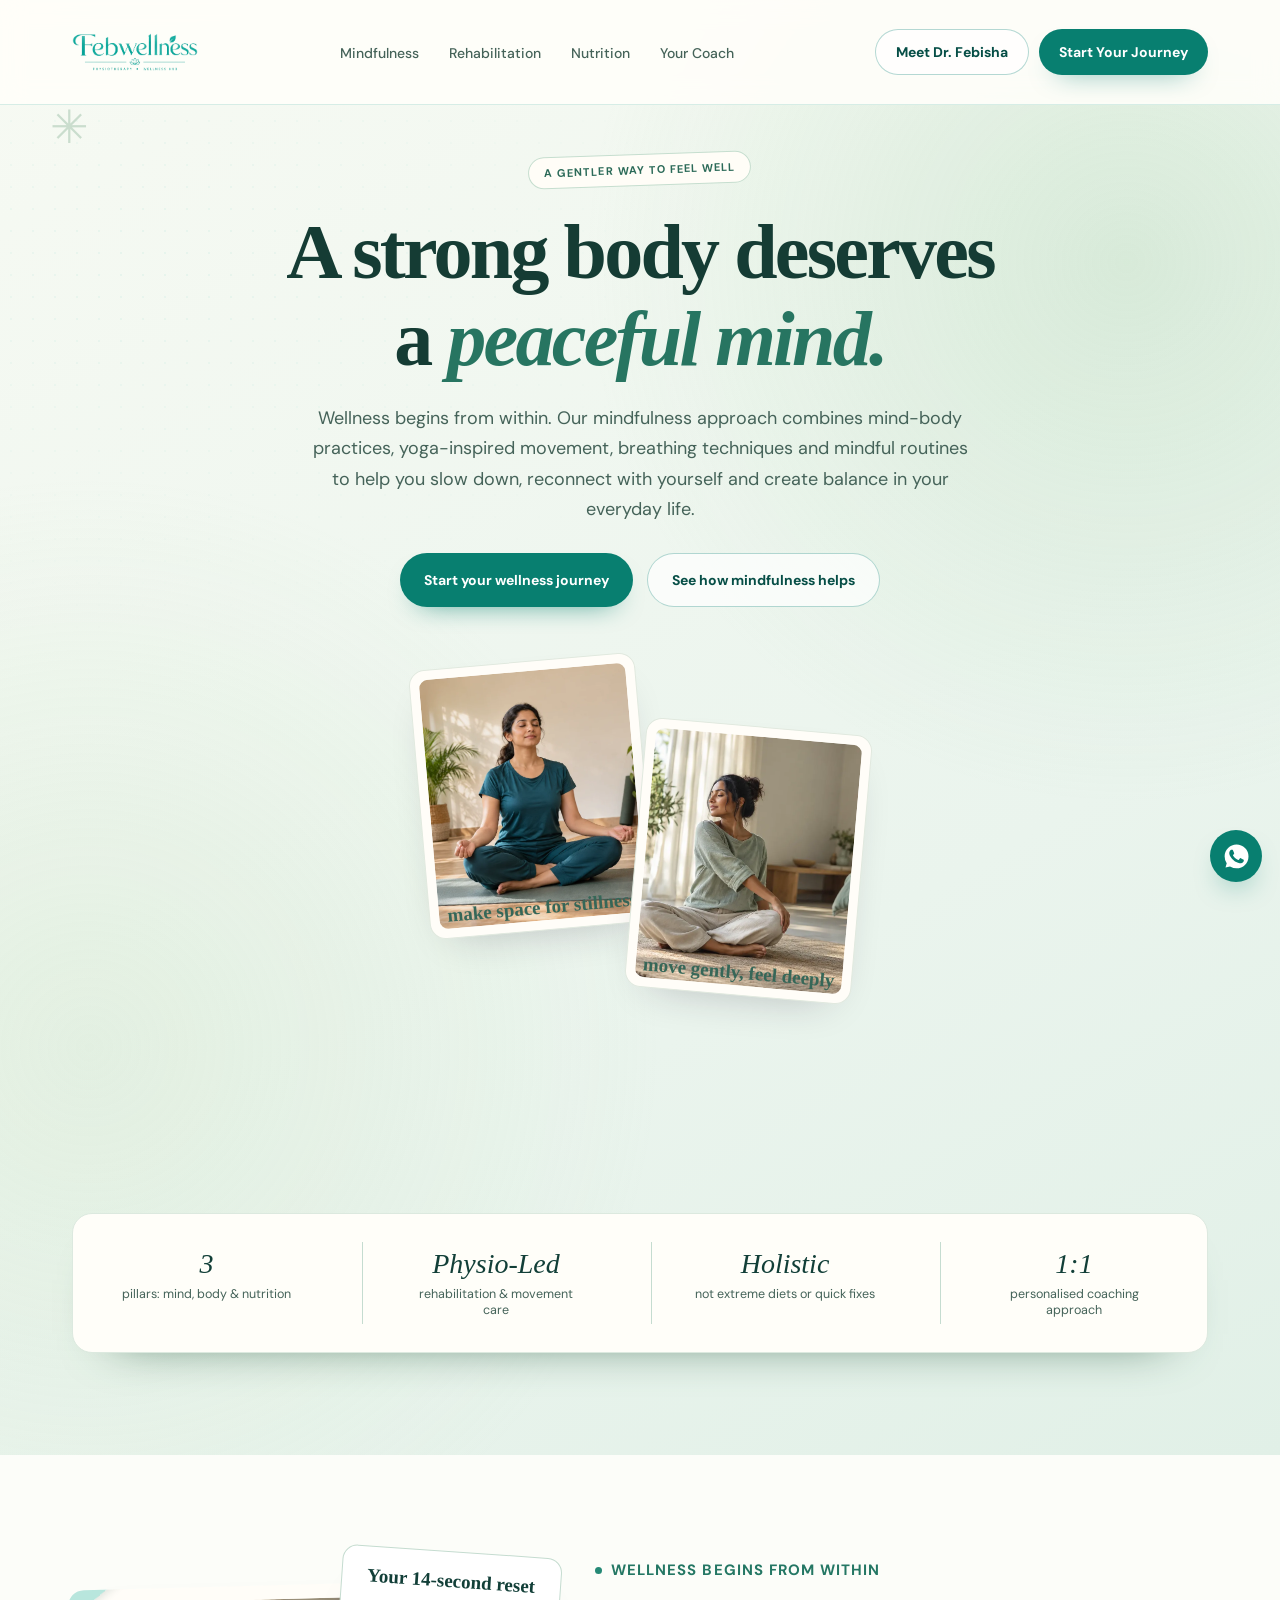
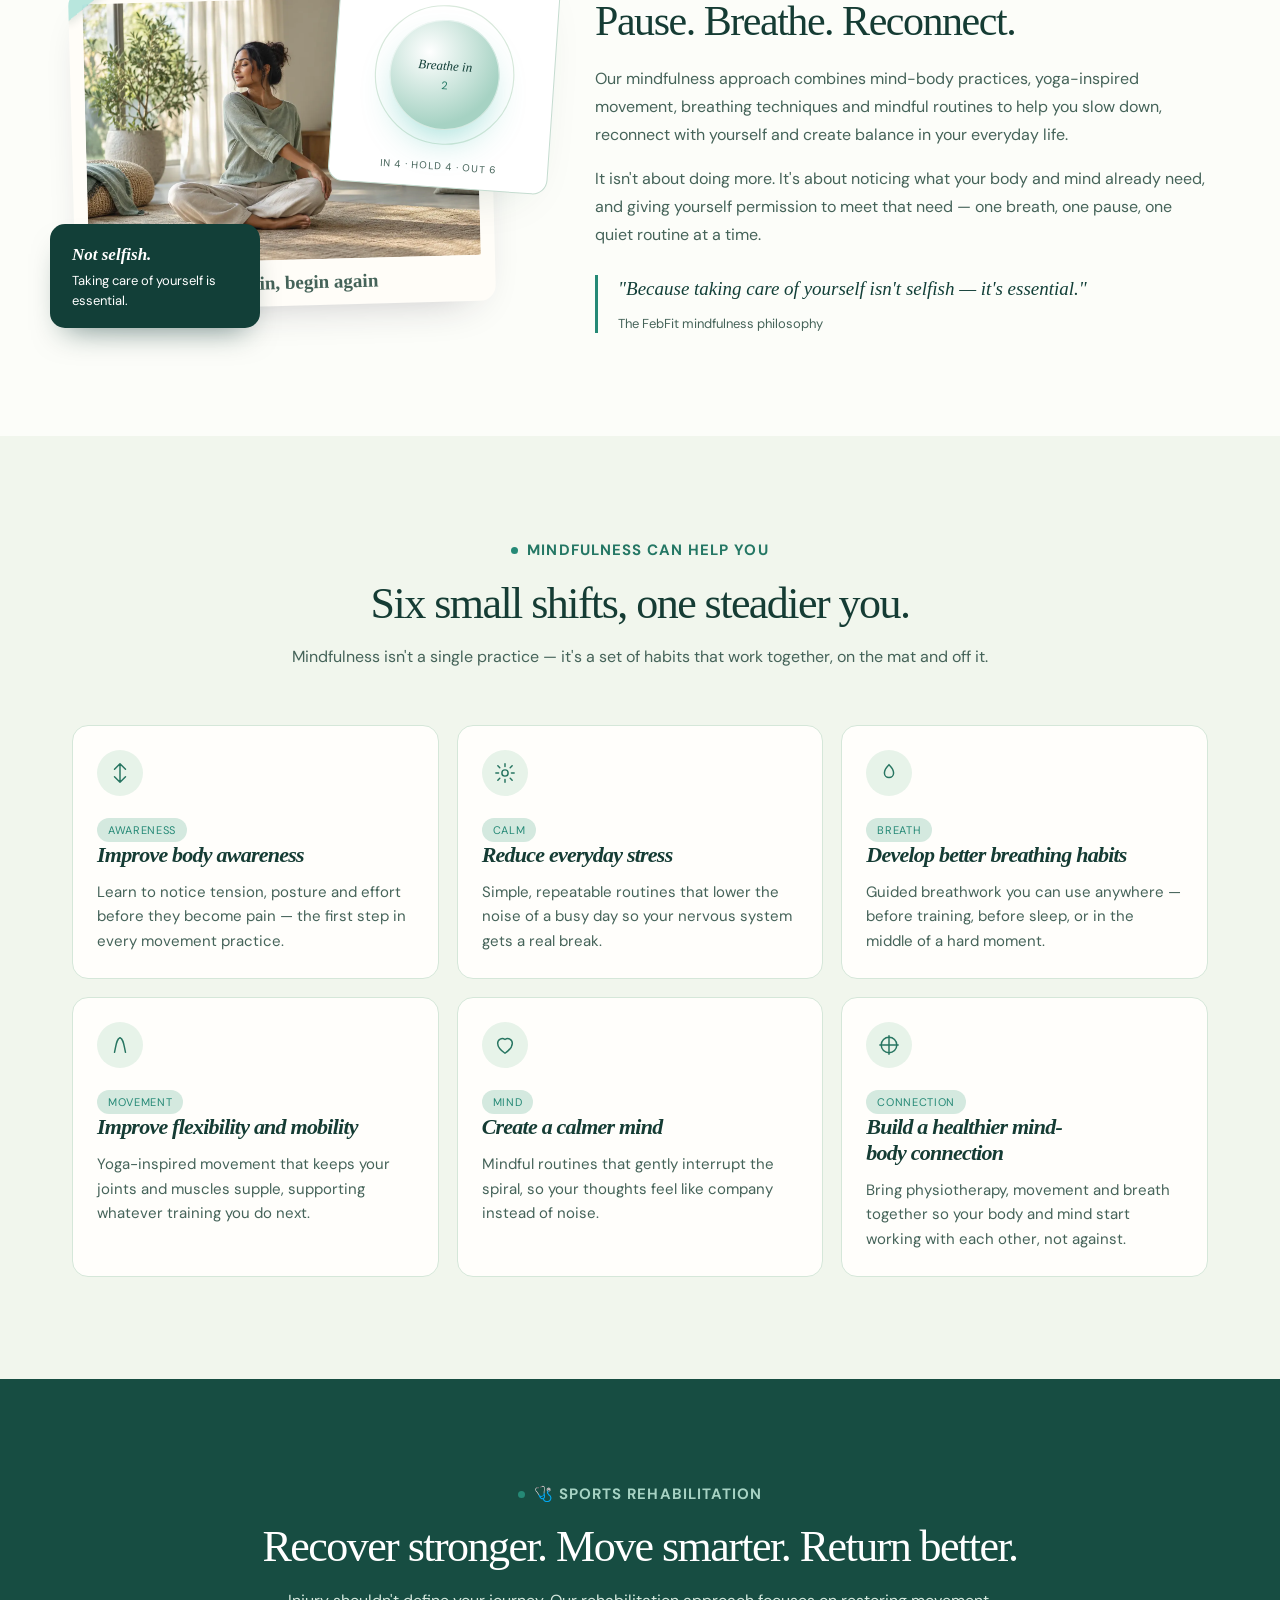
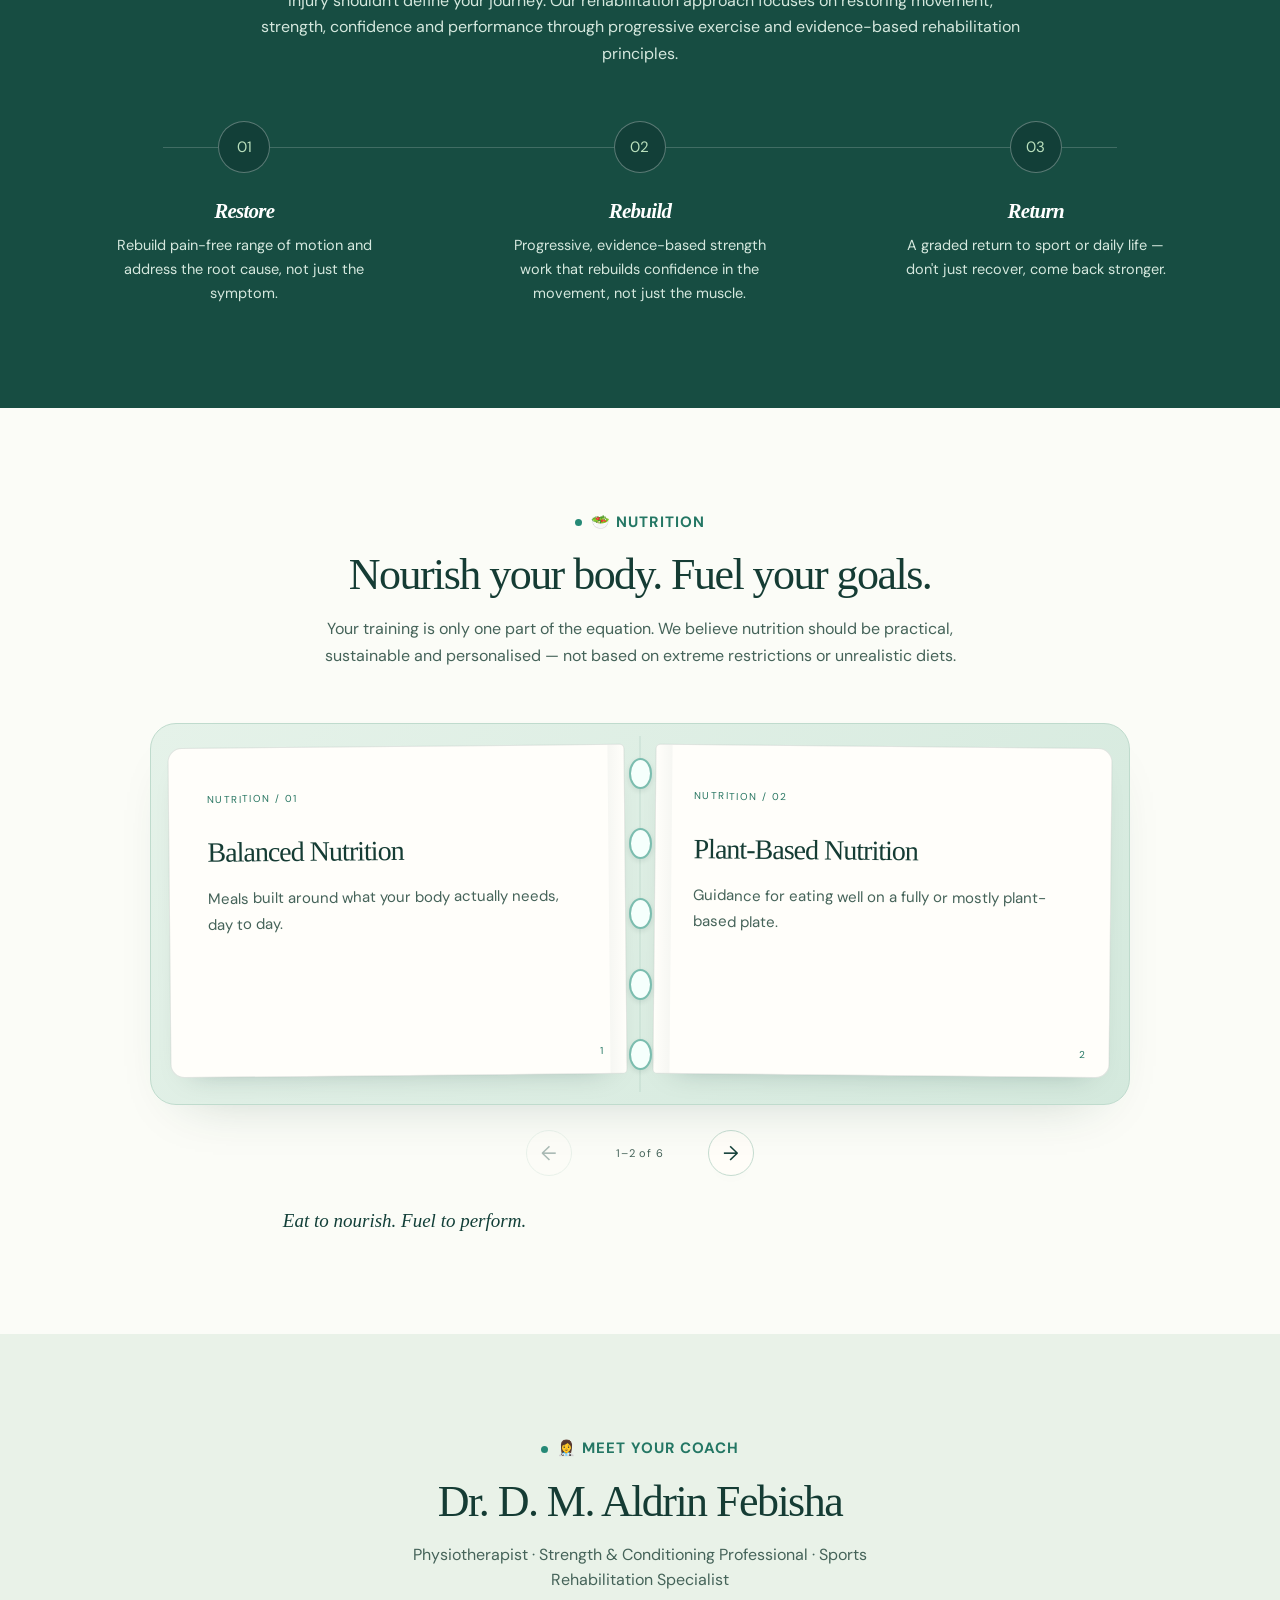
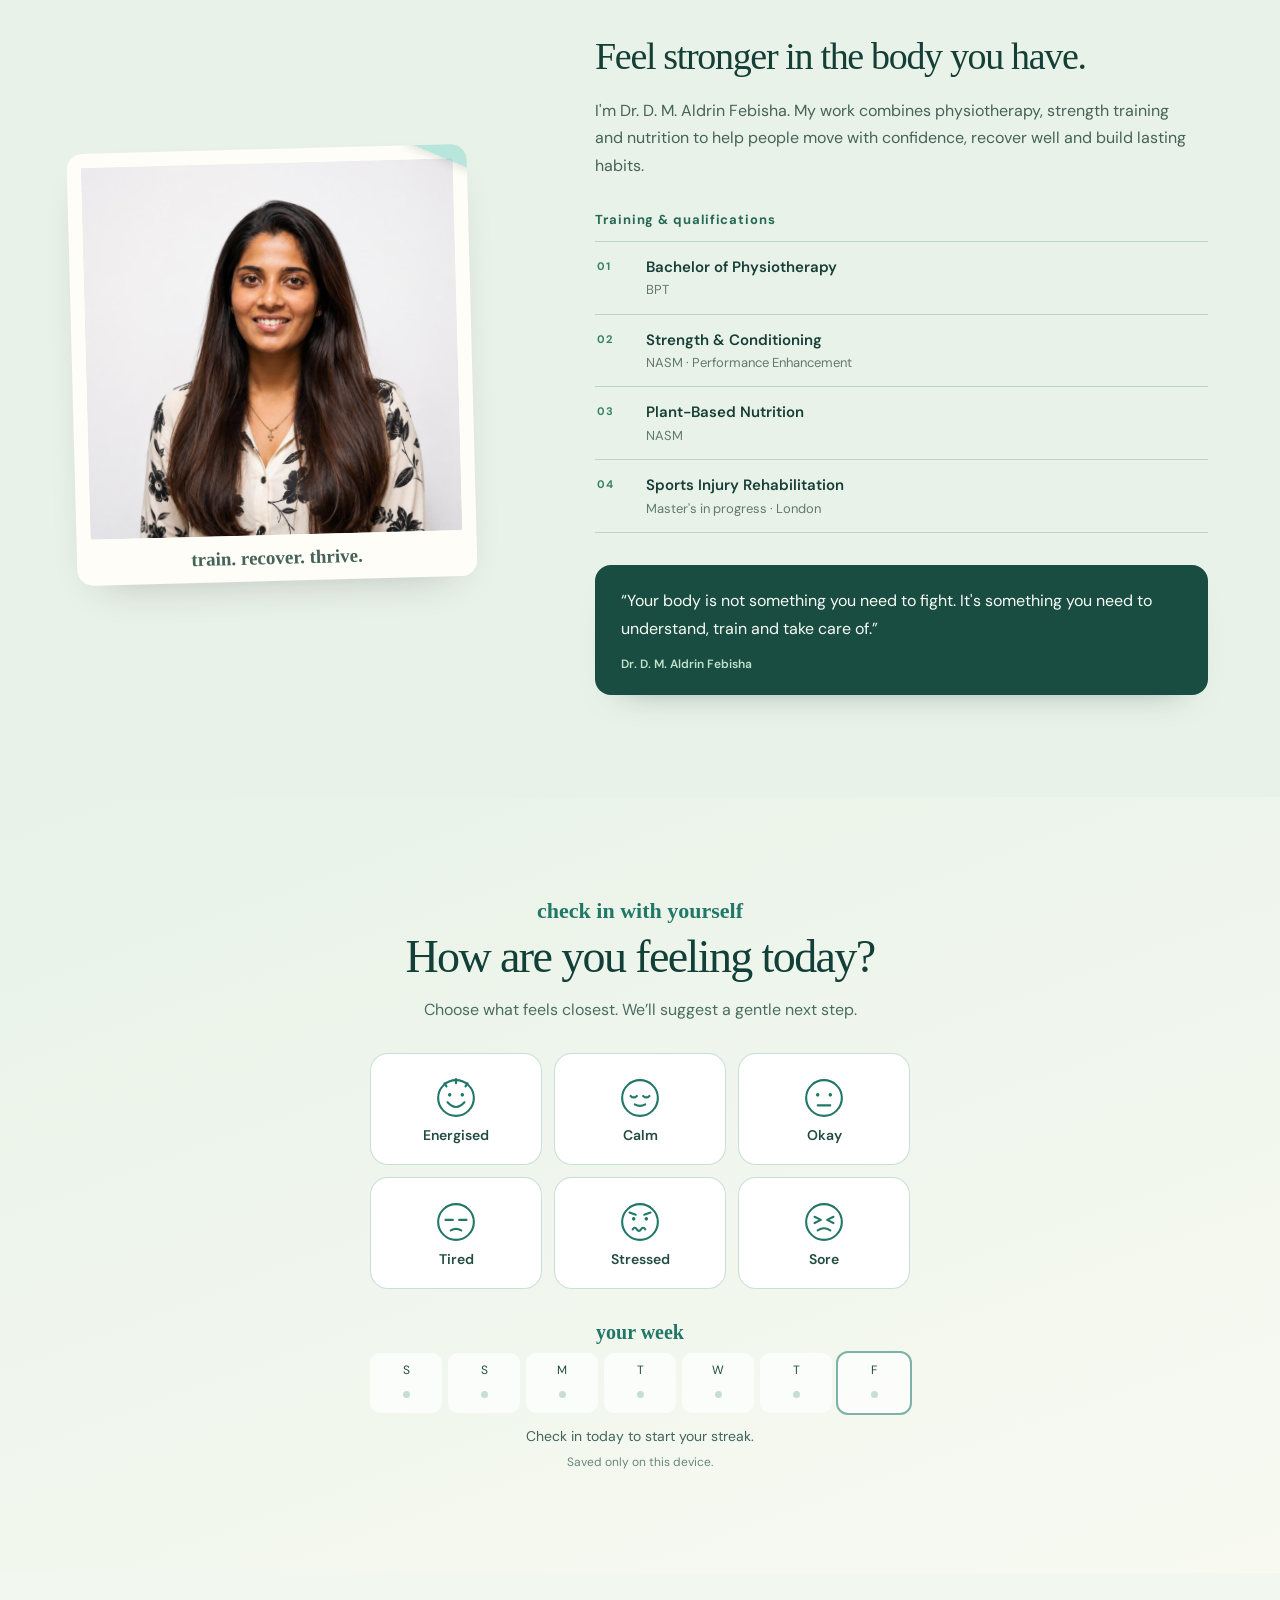
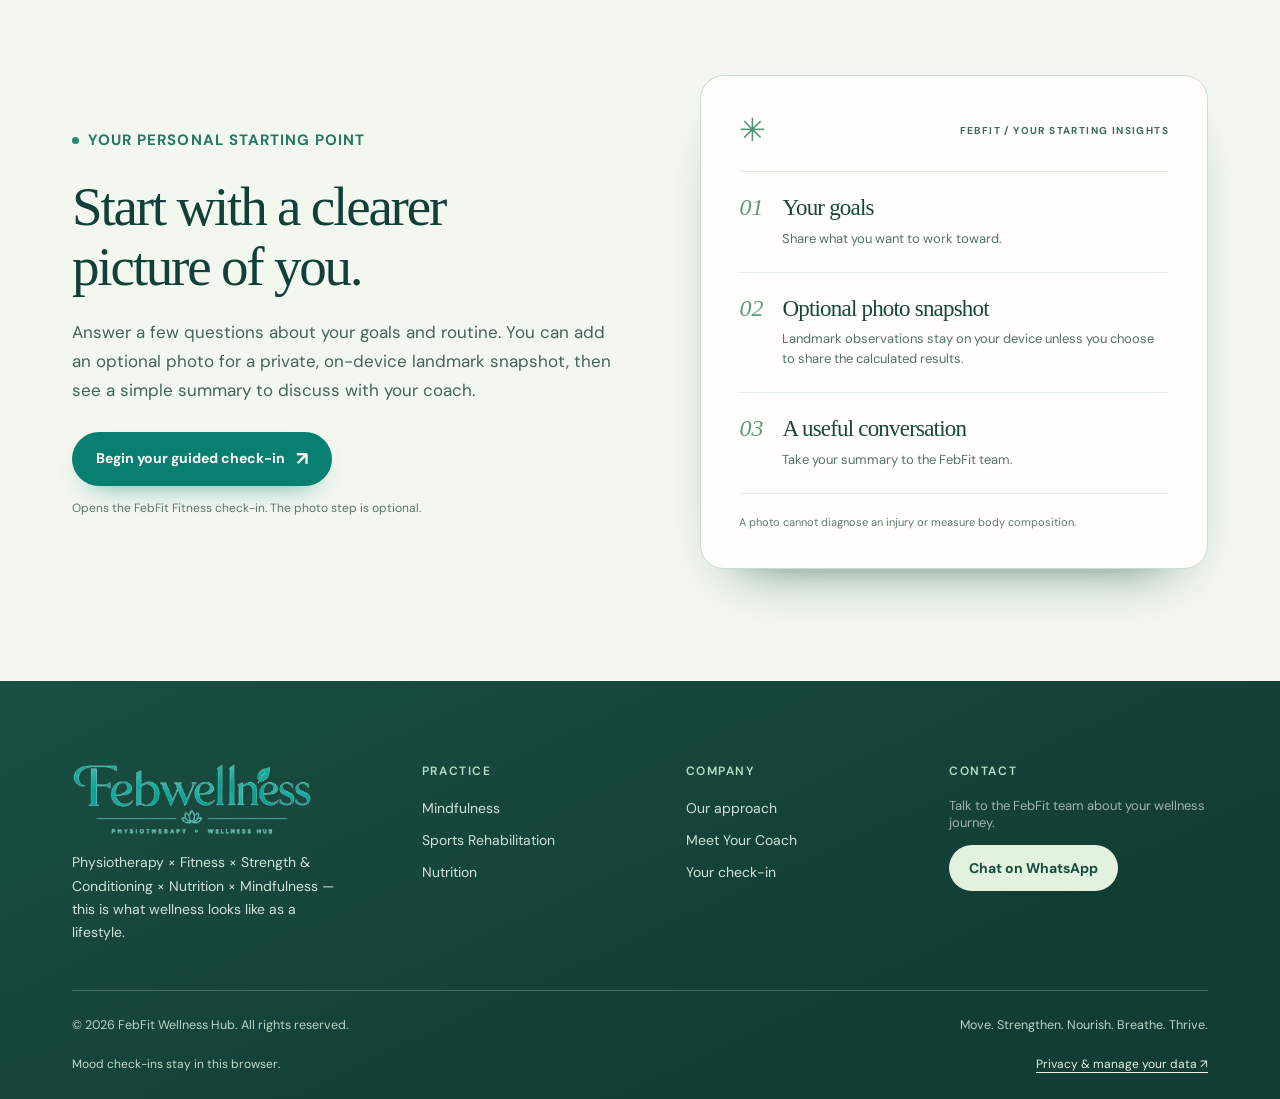
<file: mindfullness1.html>
<!DOCTYPE html>
<html lang="en">
<head>
<meta charset="UTF-8">
<meta name="viewport" content="width=device-width, initial-scale=1.0">
<title>FebFit Wellness Hub — Move. Strengthen. Nourish. Breathe.</title>
<link rel="preconnect" href="https://fonts.googleapis.com">
<link rel="preconnect" href="https://fonts.gstatic.com" crossorigin>
<link href="https://fonts.googleapis.com/css2?family=DM+Sans:wght@400;500;600;650;700;800&display=swap" rel="stylesheet">
<style>
  :root{
    /* ---- One-Hue Teal Palette (intensities of the dot colour, #00A896) ---- */
    --linen:#EEFAF7;
    --parchment:#DBF2EC;
    --moss:#00A896;        /* base — matches the dot exactly */
    --deep-moss:#00534A;   /* darkest intensity */
    --sage:#4DC9B4;        /* lighter-mid intensity */
    --misty-sage:#A8E6DA;  /* soft light intensity */
    --dawn-lilac:#00C9AE;  /* brightest/most saturated intensity, for accents */
    --pale-lilac:#C9F2E9;  /* palest intensity */
    --ink:#00302B;
    --soft-ink:#1F675C;
    --line:#CFEEE6;
    --shadow-color:rgba(0,48,43,0.14);

    --radius-xl:30px;
    --radius-lg:22px;
    --radius-md:15px;
    --radius-sm:9px;

    --ff-display:'Newsreader', serif;
    --ff-body:'Manrope', sans-serif;
    --ff-mono:'Space Mono', monospace;
    --ff-hand:'Caveat', cursive;
    --paper:#FFFDF8;
    --tape-color:rgba(0,168,150,0.28);
  }
  *{box-sizing:border-box; margin:0; padding:0;}
  html{scroll-behavior:smooth;}
  body{
    font-family:var(--ff-body);
    background:var(--linen);
    color:var(--ink);
    overflow-x:hidden;
    -webkit-font-smoothing:antialiased;
  }
  img{max-width:100%; display:block;}
  a{text-decoration:none; color:inherit;}
  ul{list-style:none;}
  button{font-family:inherit; cursor:pointer; border:none; background:none;}
  .wrap{max-width:1200px; margin:0 auto; padding:0 32px;}
  ::selection{background:var(--dawn-lilac); color:#fff;}

  @media (prefers-reduced-motion: reduce){
    *{animation-duration:0.01ms !important; animation-iteration-count:1 !important; transition-duration:0.01ms !important; scroll-behavior:auto !important;}
  }

  /* ---------- Reveal on scroll ---------- */
  .reveal{opacity:0; transform:translateY(26px); transition:opacity .8s ease, transform .8s ease;}
  .reveal.in-view{opacity:1; transform:translateY(0);}
  .no-js .reveal, .js-error .reveal{opacity:1; transform:none;}
  .reveal-delay-1.in-view{transition-delay:.1s;}
  .reveal-delay-2.in-view{transition-delay:.2s;}
  .reveal-delay-3.in-view{transition-delay:.3s;}

  .eyebrow{
    display:inline-flex; align-items:center; gap:9px;
    font-family:var(--ff-mono); font-size:11.5px; letter-spacing:.14em; text-transform:uppercase;
    font-weight:400; color:var(--moss);
    margin-bottom:18px;
  }
  .eyebrow::before{ content:''; width:7px; height:7px; border-radius:50%; background:var(--dawn-lilac); display:block; }
  .eyebrow.on-dark{color:var(--misty-sage);}
  .eyebrow.on-dark::before{background:var(--dawn-lilac);}

  h1,h2,h3{font-family:var(--ff-display); font-weight:500; color:var(--ink); line-height:1.12;}
  h2{font-style:italic;}

  /* ---------- NAV ---------- */
  header{
    position:fixed; top:0; left:0; right:0; z-index:1000;
    padding:24px 0; transition:padding .35s ease, background .35s ease, box-shadow .35s ease;
  }
  header.scrolled{
    padding:15px 0; background:rgba(244,246,239,0.9); backdrop-filter:blur(14px);
    box-shadow:0 8px 26px -16px var(--shadow-color); border-bottom:1px solid var(--line);
  }
  nav{display:flex; align-items:center; justify-content:space-between;}
  .logo{
    font-family:var(--ff-display); font-size:24px; font-weight:500; letter-spacing:.005em;
    display:flex; align-items:center; gap:10px; color:var(--deep-moss);
  }
  .logo .ring{
    width:26px; height:26px; border-radius:50%; border:2.5px solid var(--moss);
    position:relative; flex:none;
  }
  .logo .ring::after{
    content:''; position:absolute; inset:5px; border-radius:50%; background:var(--dawn-lilac);
  }
  .nav-links{display:flex; align-items:center; gap:38px;}
  .nav-links a{
    font-size:14.5px; font-weight:500; color:var(--soft-ink); position:relative; padding:5px 0;
    transition:color .25s ease;
  }
  .nav-links a::after{
    content:''; position:absolute; left:0; bottom:0; width:0; height:1.5px; background:var(--dawn-lilac);
    transition:width .28s ease;
  }
  .nav-links a:hover{color:var(--deep-moss);}
  .nav-links a:hover::after{width:100%;}
  .nav-cta{display:flex; align-items:center; gap:16px;}
  .btn{
    display:inline-flex; align-items:center; justify-content:center; gap:8px;
    padding:12px 24px; border-radius:100px; font-weight:600; font-size:14px;
    transition:transform .3s ease, box-shadow .3s ease, background .3s ease;
    white-space:nowrap;
  }
  .btn-primary{
    background:linear-gradient(135deg, var(--moss), var(--deep-moss));
    color:#fff; box-shadow:0 10px 24px -8px rgba(0,168,150,0.5);
  }
  .btn-primary:hover{transform:translateY(-2px); box-shadow:0 15px 30px -8px rgba(0,168,150,0.6);}
  .btn-ghost{background:transparent; color:var(--deep-moss); border:1.5px solid var(--line);}
  .btn-ghost:hover{border-color:var(--moss); color:var(--moss);}
  .btn-sm{padding:9px 17px; font-size:12.5px;}


  /* ---------- LIGHT EDITORIAL / SCRAPBOOK HERO ---------- */
  .hero{
    padding:156px 0 105px;
    position:relative;
    overflow:hidden;
    background:
      radial-gradient(circle at 4% 8%, rgba(0,168,150,.10), transparent 38%),
      radial-gradient(circle at 96% 8%, rgba(77,201,180,.13), transparent 34%),
      var(--linen);
  }
  .hero::after{
    content:'';
    position:absolute; inset:0; pointer-events:none; opacity:.34;
    background-image:radial-gradient(rgba(0,168,150,.16) 1px, transparent 1.4px);
    background-size:22px 22px;
    mask-image:radial-gradient(ellipse 820px 560px at 12% 18%, #000, transparent 72%);
  }
  .hero-scrap{
    position:relative; z-index:1;
    display:grid; grid-template-columns:1.03fr .97fr;
    gap:36px; align-items:center;
  }
  .scrap-copy{position:relative; padding:16px 12px 0 4px;}
  .scrap-copy .eyebrow{margin-bottom:20px;}
  .scrap-h1{
    font-family:var(--ff-hand);
    font-weight:700;
    font-size:clamp(56px,6.5vw,88px);
    line-height:.91;
    color:var(--ink);
    transform:rotate(-1.2deg);
    margin-bottom:24px;
    max-width:650px;
  }
  .scrap-h1 .accent{color:var(--moss);}
  .scrap-copy .lead{
    max-width:560px;
    margin:0 0 28px;
    color:var(--soft-ink);
    font-size:17px; line-height:1.7;
  }
  .scrap-badge{
    display:inline-flex; align-items:center; gap:8px;
    background:var(--moss); color:#fff;
    font-size:12px; font-weight:700; letter-spacing:.04em;
    padding:10px 16px; border-radius:12px;
    transform:rotate(-2deg);
    box-shadow:0 14px 28px -15px rgba(0,168,150,.55);
    margin-bottom:30px;
  }
  .scrap-ctas{display:flex; gap:14px; flex-wrap:wrap;}
  .scrap-note{
    display:inline-block;
    margin:22px 0 0 30px;
    padding:8px 14px;
    background:#fffdf8;
    border:1px solid var(--line);
    box-shadow:0 10px 24px -16px var(--shadow-color);
    font-family:var(--ff-hand);
    font-size:19px; font-weight:600;
    color:var(--deep-moss);
    transform:rotate(-2deg);
  }
  .scrap-collage{
    position:relative;
    min-height:500px;
    max-width:570px;
    margin:0 auto;
  }
  .scrap-photo{
    position:absolute;
    width:290px;
    background:#fff;
    padding:13px 13px 45px;
    box-shadow:0 24px 48px -22px var(--shadow-color);
  }
  .scrap-photo img{
    width:100%; height:270px; object-fit:cover; border-radius:2px;
  }
  .scrap-photo .cap{
    position:absolute; left:0; right:0; bottom:11px;
    text-align:center;
    font-family:var(--ff-hand);
    font-size:19px; font-weight:600;
    color:var(--soft-ink);
  }
  .scrap-photo.rear{top:18px; left:20px; transform:rotate(-6deg); z-index:1;}
  .scrap-photo.front{top:100px; right:12px; transform:rotate(5deg); z-index:2;}
  .scrap-doodle{
    position:absolute; pointer-events:none; z-index:5;
    color:var(--sage); font-family:var(--ff-hand);
    font-size:27px; transform:rotate(-8deg);
  }
  .scrap-doodle.one{top:8px; right:38px;}

  @media (max-width:900px){
    .hero-scrap{grid-template-columns:1fr; gap:20px;}
    .scrap-copy{text-align:center;}
    .scrap-copy .lead{margin-left:auto;margin-right:auto;}
    .scrap-ctas{justify-content:center;}
    .scrap-note{margin-left:0;}
    .scrap-collage{min-height:470px;}
  }
  @media (max-width:560px){
    .hero{padding-top:132px;}
    .scrap-h1{font-size:58px;}
    .scrap-collage{min-height:410px; transform:scale(.9); transform-origin:top center; margin-bottom:-30px;}
    .scrap-photo{width:235px;}
    .scrap-photo img{height:220px;}
  }

  /* ---------- HERO ---------- */
  .hero{
    padding:168px 0 90px; position:relative; overflow:hidden;
    background:
      radial-gradient(720px 420px at 82% -6%, rgba(0,201,174,0.16), transparent 65%),
      radial-gradient(620px 480px at 6% 8%, rgba(77,201,180,0.16), transparent 60%);
  }
  .hero .wrap{text-align:center;}
  .hero h1{
    font-size:clamp(38px, 5.4vw, 64px); max-width:820px; margin:0 auto 22px;
  }
  .hero h1 em{color:var(--moss); font-style:italic;}
  .hero p.lead{
    max-width:520px; margin:0 auto 34px; color:var(--soft-ink); font-size:17.5px; line-height:1.65;
  }
  .hero-ctas{display:flex; gap:16px; justify-content:center; margin-bottom:64px; flex-wrap:wrap;}

  /* Signature: the Breathing Ring */
  .breath-stage{
    display:flex; flex-direction:column; align-items:center; gap:22px; margin:0 auto;
  }
  .breath-ring-wrap{ position:relative; width:260px; height:260px; }
  .breath-ring-wrap svg{ width:100%; height:100%; transform:rotate(-90deg); }
  .breath-ring-wrap circle{ fill:none; }
  .breath-track{ stroke:var(--parchment); stroke-width:2; }
  .breath-fill{
    stroke:var(--dawn-lilac); stroke-width:2; stroke-linecap:round;
    stroke-dasharray:753; stroke-dashoffset:753;
    animation:breathdraw 14s ease-in-out infinite;
  }
  @keyframes breathdraw{
    0%{stroke-dashoffset:753;}
    28.5%{stroke-dashoffset:0;}
    57%{stroke-dashoffset:0;}
    100%{stroke-dashoffset:753;}
  }
  .breath-core{
    position:absolute; inset:34px; border-radius:50%;
    background:radial-gradient(circle at 35% 30%, #fff, var(--misty-sage) 70%);
    box-shadow:0 18px 40px -14px rgba(0,168,150,0.45), inset 0 0 0 1px rgba(255,255,255,0.5);
    animation:breathscale 14s ease-in-out infinite;
    display:flex; align-items:center; justify-content:center; flex-direction:column;
  }
  @keyframes breathscale{
    0%{transform:scale(0.72);}
    28.5%{transform:scale(1);}
    57%{transform:scale(1);}
    85.5%{transform:scale(0.72);}
    100%{transform:scale(0.72);}
  }
  .breath-word{
    font-family:var(--ff-display); font-style:italic; font-size:20px; color:var(--deep-moss);
  }
  .breath-count{ font-family:var(--ff-mono); font-size:13px; color:var(--moss); margin-top:4px; }
  .breath-caption{ font-family:var(--ff-mono); font-size:12px; letter-spacing:.08em; color:var(--soft-ink); text-transform:uppercase; }

  .stat-strip{
    display:flex; justify-content:center; gap:48px; margin-top:70px; flex-wrap:wrap;
    padding-top:36px; border-top:1px solid var(--line);
  }
  .stat-strip .stat{ text-align:center; }
  .stat-strip .num{ font-family:var(--ff-display); font-size:28px; font-style:italic; color:var(--deep-moss); }
  .stat-strip .lbl{ font-size:12.5px; color:var(--soft-ink); margin-top:4px; }

  /* ---------- ABOUT ---------- */
  .about{ padding:110px 0; background:#fff; }
  .about .grid{ display:grid; grid-template-columns:0.85fr 1.15fr; gap:70px; align-items:center; }
  .about-media{ position:relative; }
  .about-media img{ border-radius:var(--radius-xl); box-shadow:0 30px 60px -30px var(--shadow-color); }
  .about-media .badge{
    position:absolute; bottom:-22px; left:-22px; background:var(--deep-moss); color:#fff;
    padding:18px 22px; border-radius:var(--radius-md); max-width:210px;
    font-size:13px; line-height:1.5; box-shadow:0 16px 30px -14px rgba(0,48,43,0.5);
  }
  .about-media .badge strong{ display:block; font-family:var(--ff-display); font-style:italic; font-size:17px; margin-bottom:4px; }
  .about-breath{
    position:absolute; top:-34px; right:-30px; z-index:3;
    width:220px; background:#fff; border:1px solid var(--line);
    border-radius:var(--radius-md); padding:18px 16px 14px;
    box-shadow:0 22px 45px -20px var(--shadow-color);
    transform:rotate(4deg);
  }
  .about-breath .mini-label{
    font-family:var(--ff-hand); font-size:19px; font-weight:600;
    color:var(--deep-moss); margin-bottom:8px; text-align:center;
  }
  .about-breath .breath-stage{ gap:10px; }
  .about-breath .breath-ring-wrap{ width:150px; height:150px; margin:0 auto; }
  .about-breath .breath-core{ inset:20px; }
  .about-breath .breath-word{ font-size:13px; }
  .about-breath .breath-count{ font-size:11px; }
  .about-breath .breath-caption{ font-size:10px; }
  @media (max-width:900px){
    .about-media{ padding-top:40px; }
    .about-breath{ top:-18px; right:-10px; }
  }
  @media (max-width:640px){
    .about-media{ padding-top:0; margin-bottom:30px; display:flex; flex-direction:column; align-items:center; }
    .about-breath{
      position:static; margin:26px auto 0; transform:rotate(-2deg);
    }
  }
  .about h2{ font-size:clamp(30px,3.4vw,42px); margin-bottom:20px; }
  .about p{ color:var(--soft-ink); line-height:1.75; margin-bottom:16px; font-size:16px; }
  .about blockquote{
    margin-top:26px; padding-left:20px; border-left:3px solid var(--dawn-lilac);
    font-family:var(--ff-display); font-style:italic; font-size:19px; color:var(--deep-moss); line-height:1.5;
  }
  .about blockquote cite{ display:block; font-family:var(--ff-body); font-style:normal; font-size:13px; color:var(--soft-ink); margin-top:10px; }

  /* ---------- PRACTICE PILLARS ---------- */
  .pillars{ padding:110px 0; }
  .section-head{ text-align:center; max-width:600px; margin:0 auto 56px; }
  .section-head h2{ font-size:clamp(30px,3.6vw,44px); margin-bottom:16px; }
  .section-head p{ color:var(--soft-ink); font-size:16px; line-height:1.65; }
  .pillar-grid{ display:grid; grid-template-columns:repeat(3,1fr); gap:26px; }
  .pillar-card{
    background:#fff; border:1px solid var(--line); border-radius:var(--radius-lg);
    padding:38px 30px; transition:transform .35s ease, box-shadow .35s ease, border-color .35s ease;
  }
  .pillar-card:hover{ transform:translateY(-6px); box-shadow:0 24px 46px -22px var(--shadow-color); border-color:var(--misty-sage); }
  .pillar-mark{
    width:46px; height:46px; border-radius:50%; display:flex; align-items:center; justify-content:center;
    background:var(--parchment); color:var(--moss); margin-bottom:22px;
  }
  .pillar-card h3{ font-size:22px; font-style:italic; margin-bottom:12px; }
  .pillar-card p{ color:var(--soft-ink); font-size:15px; line-height:1.65; margin-bottom:18px; }
  .pillar-card .tag{
    font-family:var(--ff-mono); font-size:11px; letter-spacing:.06em; text-transform:uppercase;
    color:var(--dawn-lilac); background:var(--pale-lilac); padding:5px 11px; border-radius:100px; display:inline-block;
  }

  /* ---------- HOW IT WORKS ---------- */
  .how{ padding:110px 0; background:var(--deep-moss); color:#fff; }
  .how .section-head h2,.how .section-head p{ color:#fff; }
  .how .section-head p{ color:rgba(255,255,255,0.72); }
  .steps{ display:grid; grid-template-columns:repeat(3,1fr); gap:0; position:relative; }
  .steps::before{
    content:''; position:absolute; top:26px; left:8%; right:8%; height:1px;
    background:rgba(255,255,255,0.18);
  }
  .step{ text-align:center; padding:0 24px; position:relative; }
  .step-num{
    width:52px; height:52px; border-radius:50%; margin:0 auto 26px; position:relative; z-index:2;
    background:var(--deep-moss); border:1.5px solid rgba(255,255,255,0.3);
    display:flex; align-items:center; justify-content:center;
    font-family:var(--ff-mono); font-size:15px; color:var(--misty-sage);
  }
  .step h3{ color:#fff; font-size:21px; font-style:italic; margin-bottom:10px; }
  .step p{ color:rgba(255,255,255,0.68); font-size:14.5px; line-height:1.65; max-width:260px; margin:0 auto; }

  /* ---------- TESTIMONIALS ---------- */
  .testimonials{ padding:110px 0; }
  .avatar-row{ display:flex; justify-content:center; gap:10px; margin-bottom:40px; opacity:.9; }
  .avatar-row img{ width:38px; height:38px; border-radius:50%; border:2px solid #fff; box-shadow:0 4px 10px rgba(0,48,43,0.15); margin-left:-10px; }
  .avatar-row img:first-child{ margin-left:0; }
  .t-grid{ display:grid; grid-template-columns:repeat(2,1fr); gap:24px; }
  .t-card{
    background:var(--parchment); border-radius:var(--radius-lg); padding:32px;
    border:1px solid var(--line);
  }
  .t-card p.quote{ font-family:var(--ff-display); font-style:italic; font-size:18px; line-height:1.55; color:var(--ink); margin-bottom:22px; }
  .t-who{ display:flex; align-items:center; gap:12px; }
  .t-who img{ width:42px; height:42px; border-radius:50%; }
  .t-who strong{ display:block; font-size:14px; font-weight:700; }
  .t-who span{ font-size:12.5px; color:var(--soft-ink); }

  /* ---------- PRICING ---------- */
  .pricing{ padding:110px 0; background:#fff; }
  .price-grid{ display:grid; grid-template-columns:repeat(3,1fr); gap:24px; align-items:stretch; }
  .price-card{
    border:1px solid var(--line); border-radius:var(--radius-lg); padding:36px 30px;
    display:flex; flex-direction:column; background:var(--linen);
  }
  .price-card.featured{
    background:var(--deep-moss); color:#fff; border-color:var(--deep-moss); transform:translateY(-10px);
    box-shadow:0 30px 60px -24px rgba(0,48,43,0.5);
  }
  .price-card .plan-name{ font-family:var(--ff-display); font-style:italic; font-size:22px; margin-bottom:6px; }
  .price-card .plan-sub{ font-size:13.5px; color:var(--soft-ink); margin-bottom:22px; }
  .price-card.featured .plan-sub{ color:rgba(255,255,255,0.7); }
  .price-card .plan-price{ font-family:var(--ff-mono); font-size:36px; margin-bottom:4px; }
  .price-card .plan-cadence{ font-size:12.5px; color:var(--soft-ink); margin-bottom:26px; }
  .price-card.featured .plan-cadence{ color:rgba(255,255,255,0.6); }
  .price-card ul{ margin-bottom:28px; flex:1; }
  .price-card li{ font-size:14px; padding:8px 0; border-top:1px solid var(--line); display:flex; gap:10px; }
  .price-card.featured li{ border-top:1px solid rgba(255,255,255,0.15); color:rgba(255,255,255,0.88); }
  .price-card li::before{ content:'✓'; color:var(--moss); font-weight:700; }
  .price-card.featured li::before{ color:var(--misty-sage); }
  .price-card .btn{ width:100%; }
  .price-card .btn-ghost.on-dark{ color:#fff; border-color:rgba(255,255,255,0.3); }

  /* ---------- CTA BAND ---------- */
  .cta-band{ padding:90px 0; text-align:center; }
  .cta-band h2{ font-size:clamp(28px,3.4vw,38px); margin-bottom:16px; }
  .cta-band p{ color:var(--soft-ink); margin-bottom:30px; }

  /* ---------- FOOTER ---------- */
  footer{ background:var(--deep-moss); color:rgba(255,255,255,0.75); padding:70px 0 30px; }
  .footer-grid{ display:grid; grid-template-columns:1.4fr 1fr 1fr 1.2fr; gap:40px; margin-bottom:56px; }
  .footer-brand .logo{ color:#fff; margin-bottom:16px; }
  .footer-brand .logo .ring{ border-color:var(--misty-sage); }
  .footer-brand p{ font-size:14px; line-height:1.65; max-width:280px; color:rgba(255,255,255,0.6); }
  footer h4{ color:#fff; font-size:13px; letter-spacing:.05em; text-transform:uppercase; margin-bottom:18px; font-weight:600; }
  footer ul li{ margin-bottom:11px; }
  footer ul a{ font-size:14px; color:rgba(255,255,255,0.65); transition:color .2s ease; }
  footer ul a:hover{ color:#fff; }
  .footer-form{ display:flex; gap:8px; margin-top:6px; }
  .footer-form input{
    flex:1; padding:11px 14px; border-radius:100px; border:1px solid rgba(255,255,255,0.2);
    background:rgba(255,255,255,0.06); color:#fff; font-size:13px; font-family:inherit;
  }
  .footer-form input::placeholder{ color:rgba(255,255,255,0.4); }
  .footer-bottom{
    padding-top:26px; border-top:1px solid rgba(255,255,255,0.12);
    display:flex; justify-content:space-between; flex-wrap:wrap; gap:14px;
    font-size:12.5px; color:rgba(255,255,255,0.45);
  }

  /* ---------- SCRAPBOOK ACCENTS (used sparingly) ---------- */
  .polaroid{
    position:relative; background:var(--paper); padding:14px 14px 46px;
    border-radius:4px; box-shadow:0 22px 46px -20px var(--shadow-color), 0 1px 0 rgba(0,0,0,0.04);
    transform:rotate(-2.2deg);
  }
  .polaroid img{ border-radius:2px; box-shadow:none; }
  .polaroid .cap{
    position:absolute; left:0; right:0; bottom:12px; text-align:center;
    font-family:var(--ff-hand); font-size:19px; color:var(--soft-ink); font-weight:600;
  }
  .tape{
    position:absolute; width:74px; height:26px; background:var(--tape-color);
    box-shadow:0 3px 8px rgba(0,48,43,0.12); z-index:3;
    border-left:1px dashed rgba(0,48,43,0.18); border-right:1px dashed rgba(0,48,43,0.18);
  }
  .tape.top-left{ top:-14px; left:-18px; transform:rotate(-38deg); }
  .tape.top-right{ top:-13px; right:-16px; transform:rotate(24deg); }
  .sticker{
    display:inline-flex; align-items:center; gap:8px; font-family:var(--ff-hand);
    font-size:19px; color:var(--deep-moss); background:var(--pale-lilac);
    padding:6px 18px 8px; border-radius:40% 60% 55% 45%/50% 45% 55% 50%;
    border:1.5px dashed var(--moss); transform:rotate(-3deg);
  }
  .corner-fold{ position:relative; overflow:hidden; }
  .corner-fold::after{
    content:''; position:absolute; top:0; right:0; width:0; height:0;
    border-style:solid; border-width:0 26px 26px 0;
    border-color:transparent var(--linen) transparent transparent;
    box-shadow:-3px 3px 6px -3px rgba(0,48,43,0.2);
  }

  /* ---------- RESPONSIVE ---------- */
  @media (max-width:900px){
    .nav-links{ display:none; }
    .about .grid{ grid-template-columns:1fr; gap:40px; }
    .pillar-grid,.price-grid,.t-grid{ grid-template-columns:1fr; }
    .steps{ grid-template-columns:1fr; gap:40px; }
    .steps::before{ display:none; }
    .footer-grid{ grid-template-columns:1fr 1fr; }
    .price-card.featured{ transform:none; }
  }
  @media (max-width:520px){
    .footer-grid{ grid-template-columns:1fr; }
    .stat-strip{ gap:30px; }
  }

  a:focus-visible, button:focus-visible, input:focus-visible{
    outline:2.5px solid var(--dawn-lilac); outline-offset:3px; border-radius:6px;
  }

  /* =========================================================
     EDITORIAL REFINEMENT v2 — alignment, rhythm & responsive polish
     ========================================================= */
  :root{
    --editorial-max:1220px;
    --editorial-gutter:clamp(20px,4vw,42px);
    --editorial-green:var(--moss);
  }

  .wrap{
    width:min(100%,var(--editorial-max));
    padding-left:var(--editorial-gutter);
    padding-right:var(--editorial-gutter);
  }

  /* Header alignment */
  #siteHeader .wrap{height:100%;}
  #siteHeader nav{
    min-height:76px;
    display:grid;
    grid-template-columns:auto 1fr auto;
    align-items:center;
    gap:28px;
  }
  #siteHeader .logo{justify-self:start; white-space:nowrap;}
  #siteHeader .nav-links{
    justify-content:center;
    align-items:center;
    gap:clamp(18px,2.5vw,34px);
  }
  #siteHeader .nav-cta{
    display:flex;
    justify-content:flex-end;
    align-items:center;
    gap:10px;
    white-space:nowrap;
  }

  /* Hero: use a predictable 12-column visual grid */
  .hero{
    padding:138px 0 86px;
  }
  .hero-scrap{
    width:100%;
    max-width:1160px;
    margin:0 auto;
    display:grid;
    grid-template-columns:minmax(0,1fr) minmax(440px,.88fr);
    gap:clamp(34px,5vw,76px);
    align-items:center;
  }
  .scrap-copy{
    min-width:0;
    padding:12px 0 0;
    text-align:left;
  }
  .scrap-copy .eyebrow{
    justify-content:flex-start;
    margin-bottom:18px;
  }
  .scrap-badge{
    margin-bottom:24px;
  }
  .scrap-h1{
    margin:0 0 24px;
    max-width:620px;
    font-size:clamp(58px,6.2vw,90px);
    letter-spacing:-.025em;
  }
  .scrap-copy .lead{
    max-width:570px;
    margin:0 0 30px;
  }
  .scrap-ctas{
    align-items:center;
  }
  .scrap-note{
    margin:18px 0 0 28px;
  }

  /* Collage gets a stable bounding box so nothing floats unpredictably */
  .scrap-collage{
    width:min(100%,540px);
    height:510px;
    min-height:0;
    margin:0 auto;
  }
  .scrap-photo{
    width:300px;
    padding:12px 12px 44px;
  }
  .scrap-photo img{
    height:270px;
  }
  .scrap-photo.rear{
    top:12px;
    left:12px;
  }
  .scrap-photo.front{
    top:94px;
    right:0;
  }
  .scrap-doodle.one{top:0;right:28px;}

  /* Stats line-up */
  .stat-strip{
    max-width:1160px;
    margin:72px auto 0;
    display:grid;
    grid-template-columns:repeat(4,minmax(0,1fr));
    align-items:stretch;
  }
  .stat{
    min-width:0;
    padding:6px 24px;
  }
  .stat + .stat{
    border-left:1px solid var(--line);
  }
  .stat .num{
    white-space:nowrap;
  }
  .stat .lbl{
    max-width:180px;
    margin:6px auto 0;
  }

  /* Consistent section-head rhythm */
  .section-head{
    max-width:760px;
    margin-left:auto;
    margin-right:auto;
  }
  .section-head h2{
    text-wrap:balance;
  }
  .pillar-grid{
    align-items:stretch;
  }
  .pillar-card{
    height:100%;
  }

  /* Keep dark rehabilitation section visually structured */
  .steps{
    align-items:stretch;
  }
  .step{
    min-height:210px;
  }

  /* Buttons */
  .btn{
    display:inline-flex;
    align-items:center;
    justify-content:center;
    min-height:46px;
    line-height:1;
  }

  /* Tablet */
  @media (max-width:1020px){
    #siteHeader nav{
      grid-template-columns:auto auto;
      justify-content:space-between;
    }
    #siteHeader .nav-links{display:none;}
    #siteHeader .nav-cta{justify-self:end;}
    .hero{
      padding-top:126px;
    }
    .hero-scrap{
      grid-template-columns:minmax(0,1fr) minmax(360px,.82fr);
      gap:32px;
    }
    .scrap-collage{
      transform:scale(.92);
      transform-origin:center;
      margin-left:auto;
      margin-right:-12px;
    }
    .stat-strip{
      margin-top:58px;
    }
  }

  /* Mobile */
  @media (max-width:760px){
    .hero{
      padding:116px 0 64px;
    }
    .hero-scrap{
      grid-template-columns:1fr;
      gap:14px;
    }
    .scrap-copy{
      text-align:center;
      padding-top:0;
    }
    .scrap-copy .eyebrow{
      justify-content:center;
    }
    .scrap-h1{
      max-width:680px;
      margin-left:auto;
      margin-right:auto;
      font-size:clamp(54px,14vw,76px);
    }
    .scrap-copy .lead{
      margin-left:auto;
      margin-right:auto;
    }
    .scrap-ctas{
      justify-content:center;
    }
    .scrap-note{
      margin-left:0;
    }
    .scrap-collage{
      width:100%;
      max-width:520px;
      height:455px;
      margin:4px auto -8px;
      transform:none;
    }
    .scrap-photo{
      width:260px;
    }
    .scrap-photo img{
      height:235px;
    }
    .scrap-photo.rear{left:0;top:8px;}
    .scrap-photo.front{right:0;top:72px;}
    .stat-strip{
      grid-template-columns:repeat(2,minmax(0,1fr));
      margin-top:40px;
      row-gap:20px;
    }
    .stat{
      padding:8px 14px;
    }
    .stat:nth-child(3){
      border-left:0;
    }
  }

  @media (max-width:480px){
    #siteHeader .nav-cta .btn-ghost{display:none;}
    #siteHeader .nav-cta .btn-primary{
      padding-left:14px;
      padding-right:14px;
    }
    .hero{
      padding-top:104px;
    }
    .scrap-badge{
      font-size:11px;
      padding:9px 13px;
    }
    .scrap-h1{
      font-size:56px;
    }
    .scrap-copy .lead{
      font-size:15px;
    }
    .scrap-collage{
      height:385px;
    }
    .scrap-photo{
      width:205px;
      padding:9px 9px 37px;
    }
    .scrap-photo img{
      height:180px;
    }
    .scrap-photo .cap{
      bottom:8px;
      font-size:16px;
    }
    .scrap-photo.rear{left:0;}
    .scrap-photo.front{right:0;top:54px;}
    .stat-strip{
      grid-template-columns:1fr 1fr;
    }
    .stat .num{
      font-size:24px;
    }
    .stat .lbl{
      font-size:10px;
    }
  }

</style>


<style id="febfit-postcard-final">
  .febfit-postcard-back{
    position:fixed!important;
    left:15px!important;
    bottom:calc(15px + env(safe-area-inset-bottom,0px))!important;
    top:auto!important;
    right:auto!important;
    z-index:2147483647!important;
    width:76px!important;
    height:62px!important;
    padding:0!important;
    border:0!important;
    background:transparent!important;
    cursor:pointer!important;
    filter:drop-shadow(0 7px 12px rgba(32,25,48,.18));
    transform:rotate(-3deg);
    transition:transform .2s ease,filter .2s ease;
  }
  .febfit-postcard-back:hover{
    transform:rotate(0deg) translateY(-3px);
    filter:drop-shadow(0 10px 15px rgba(32,25,48,.22));
  }
  .febfit-postcard-paper{
    position:absolute;inset:0;
    background:#fffdf7;
    border:1px solid rgba(46,39,57,.18);
    border-radius:4px;
    box-shadow:3px 3px 0 rgba(107,78,155,.14);
    overflow:hidden;
  }
  .febfit-postcard-paper:before{
    content:"";position:absolute;top:7px;left:8px;right:8px;height:2px;
    background:rgba(107,78,155,.18);
  }
  .febfit-postcard-tape{
    position:absolute;width:29px;height:9px;top:-4px;left:23px;
    background:#c9efe5;transform:rotate(-2deg);
    box-shadow:0 1px 3px rgba(0,0,0,.08);
  }
  .febfit-postcard-arrow{
    position:absolute;left:10px;top:21px;
    font:23px/1 Arial,sans-serif;color:#6b4e9b;
  }
  .febfit-postcard-label{
    position:absolute;left:33px;top:19px;
    font:800 8px/1.2 Arial,sans-serif;
    letter-spacing:.09em;text-transform:uppercase;
    color:#3b3049;text-align:left;
  }
  .febfit-postcard-scribble{
    position:absolute;left:33px;bottom:9px;width:31px;height:1px;
    background:#6b4e9b;opacity:.45;transform:rotate(-2deg);
  }
  .site-back{display:none!important}
  @media(max-width:560px){
    .febfit-postcard-back{
      left:10px!important;
      bottom:calc(10px + env(safe-area-inset-bottom,0px))!important;
      width:68px!important;height:57px!important;
    }
  }
</style>


<style id="febfit-postcard-back-final">
  .febfit-postcard-back{
    position:fixed!important;
    left:14px!important;
    right:auto!important;
    top:auto!important;
    bottom:calc(14px + env(safe-area-inset-bottom,0px))!important;
    z-index:2147483647!important;
    width:78px!important;
    height:63px!important;
    padding:0!important;
    margin:0!important;
    border:0!important;
    outline:0!important;
    background:transparent!important;
    appearance:none!important;
    -webkit-appearance:none!important;
    cursor:pointer!important;
    filter:drop-shadow(0 7px 12px rgba(32,25,48,.18));
    transform:rotate(-3deg);
    transition:transform .2s ease,filter .2s ease;
  }
  .febfit-postcard-back:hover{
    transform:rotate(0deg) translateY(-3px);
    filter:drop-shadow(0 10px 15px rgba(32,25,48,.22));
  }
  .febfit-postcard-back:active{transform:rotate(0deg) scale(.95)}
  .febfit-postcard-paper{
    position:absolute;
    inset:0;
    display:block;
    background:#fffdf7;
    border:1px solid rgba(46,39,57,.20);
    border-radius:4px;
    box-shadow:3px 3px 0 rgba(107,78,155,.15);
    overflow:hidden;
  }
  .febfit-postcard-paper:before{
    content:"";
    position:absolute;
    left:8px;
    right:8px;
    top:8px;
    height:2px;
    background:rgba(107,78,155,.18);
  }
  .febfit-postcard-tape{
    position:absolute;
    width:31px;
    height:9px;
    top:-4px;
    left:23px;
    background:#c9efe5;
    transform:rotate(-3deg);
    box-shadow:0 1px 3px rgba(0,0,0,.08);
  }
  .febfit-postcard-arrow{
    position:absolute;
    left:10px;
    top:20px;
    font-family:Arial,sans-serif;
    font-size:24px;
    line-height:1;
    color:#6b4e9b;
  }
  .febfit-postcard-label{
    position:absolute;
    left:34px;
    top:18px;
    font-family:Arial,sans-serif;
    font-size:8px;
    line-height:1.25;
    letter-spacing:.09em;
    text-transform:uppercase;
    font-weight:800;
    color:#3b3049;
    text-align:left;
  }
  .febfit-postcard-scribble{
    position:absolute;
    left:34px;
    bottom:9px;
    width:32px;
    height:1px;
    background:#6b4e9b;
    opacity:.45;
    transform:rotate(-2deg);
  }
  /* Never show an alternate top back control */
  .site-back{display:none!important}
  @media(max-width:560px){
    .febfit-postcard-back{
      left:10px!important;
      bottom:calc(10px + env(safe-area-inset-bottom,0px))!important;
      width:70px!important;
      height:57px!important;
    }
    .febfit-postcard-arrow{left:9px;top:18px;font-size:22px}
    .febfit-postcard-label{left:31px;top:17px;font-size:7.5px}
  }
</style>


<style id="mindfulness-redesign-final">
header .logo img{height:64px;width:auto;display:block;object-fit:contain}.footer-brand .logo img{height:72px;width:auto;display:block;object-fit:contain}
header .logo,.footer-brand .logo{gap:0}

.hero{
  padding:148px 0 86px!important;
  background:
    radial-gradient(620px 380px at 86% 0%,rgba(0,201,174,.12),transparent 68%),
    radial-gradient(560px 420px at 8% 8%,rgba(77,201,180,.10),transparent 65%),
    var(--linen)!important;
}
.hero-scrap{display:block!important;max-width:940px;margin:0 auto}
.scrap-copy{max-width:760px;margin:0 auto;padding:0!important;text-align:center}
.scrap-copy .scrap-badge,.scrap-copy>.eyebrow,.scrap-note{display:none!important}
.scrap-h1{
  font-family:var(--ff-display)!important;
  font-size:clamp(42px,6vw,70px)!important;
  line-height:1.04!important;font-weight:500!important;font-style:italic;
  letter-spacing:-.035em;transform:none!important;
  margin:0 auto 20px!important;max-width:800px!important;
}
.scrap-copy .lead{max-width:610px!important;margin:0 auto 28px!important;font-size:16px!important;line-height:1.7!important}
.scrap-ctas{justify-content:center!important}
.scrap-collage{margin:48px auto 0!important;max-width:680px!important;min-height:340px!important;transform:none!important}
.scrap-photo{width:260px!important}.scrap-photo img{height:235px!important}
.scrap-photo.rear{left:12%;top:4px!important}.scrap-photo.front{right:12%;top:72px!important}
.scrap-doodle{display:none!important}.stat-strip{margin-top:48px!important}

.nutrition-book-wrap{max-width:980px;margin:56px auto 0;position:relative}
.nutrition-book{
  position:relative;display:grid;grid-template-columns:1fr 1fr;gap:28px;
  padding:22px 18px 28px;
  background:linear-gradient(180deg,#e8f8f3,#d8f0e9);
  border:1px solid rgba(0,168,150,.16);border-radius:26px;
  box-shadow:0 24px 60px -34px rgba(0,48,43,.30);overflow:visible;
}
.nutrition-book:before{
  content:'';position:absolute;left:50%;top:12px;bottom:12px;width:1px;
  background:rgba(0,83,74,.12);transform:translateX(-50%);pointer-events:none;
}
.nutrition-page{
  position:relative;min-height:330px;padding:38px 38px 34px;background:#fffdf8;
  border:1px solid rgba(0,48,43,.12);box-shadow:0 14px 30px -22px rgba(0,48,43,.34);overflow:hidden;
}
.nutrition-page.left{border-radius:14px 5px 5px 14px;transform:rotate(-.55deg)}
.nutrition-page.right{border-radius:5px 14px 14px 5px;transform:rotate(.55deg)}
.nutrition-page:after{content:'';position:absolute;top:0;bottom:0;width:16px;opacity:.35;background:linear-gradient(90deg,rgba(0,48,43,.10),transparent)}
.nutrition-page.left:after{right:0}.nutrition-page.right:after{left:0;transform:scaleX(-1)}
.nutrition-page .page-number{position:absolute;right:22px;bottom:16px;font-family:var(--ff-mono);font-size:10px;letter-spacing:.12em;color:var(--moss)}
.nutrition-page h3{font-family:var(--ff-display);font-size:28px;font-style:italic;margin-bottom:18px;color:var(--ink)}
.nutrition-page p{max-width:390px;font-size:15px;line-height:1.72;color:var(--soft-ink)}
.nutrition-page .page-tag{display:inline-block;margin-bottom:30px;font-family:var(--ff-mono);font-size:10px;letter-spacing:.14em;text-transform:uppercase;color:var(--moss)}
.book-rings{
  position:absolute;left:50%;top:34px;bottom:34px;width:28px;transform:translateX(-50%);
  display:flex;flex-direction:column;justify-content:space-between;align-items:center;z-index:5;pointer-events:none;
}
.book-ring{width:23px;height:31px;border:2px solid #7bbdaf;border-radius:50%;background:#f5fffc;box-shadow:0 2px 5px rgba(0,48,43,.10)}
.book-controls{display:flex;align-items:center;justify-content:center;gap:18px;margin-top:25px}
.book-btn{
  width:46px;height:46px;border-radius:50%;border:1px solid var(--line);background:#fffdf8;
  color:var(--deep-moss);display:flex;align-items:center;justify-content:center;font-size:20px;
  box-shadow:0 10px 24px -18px var(--shadow-color);transition:transform .2s ease,background .2s ease;
}
.book-btn:hover{transform:translateY(-2px);background:var(--pale-lilac)}
.book-btn:disabled{opacity:.35;cursor:default;transform:none}
.book-count{min-width:100px;text-align:center;font-family:var(--ff-mono);font-size:11px;letter-spacing:.08em;color:var(--soft-ink)}
.nutrition-page.flip-in{animation:nutritionFlipIn .42s cubic-bezier(.2,.8,.2,1)}
@keyframes nutritionFlipIn{
  from{opacity:.25;transform:perspective(900px) rotateY(-8deg) translateX(10px)}
  to{opacity:1;transform:perspective(900px) rotateY(0) translateX(0)}
}
@media(max-width:700px){
  .hero{padding-top:125px!important}.scrap-h1{font-size:43px!important}
  .scrap-collage{min-height:285px!important;margin-top:32px!important}
  .scrap-photo{width:205px!important}.scrap-photo img{height:180px!important}
  .scrap-photo.rear{left:3%!important}.scrap-photo.front{right:3%!important;top:54px!important}
  .nutrition-book{gap:18px;padding:14px 11px 22px}
  .nutrition-page{min-height:300px;padding:28px 24px 30px}
  .nutrition-page h3{font-size:23px}.nutrition-page p{font-size:13px;line-height:1.62}
  .book-rings{top:30px;bottom:30px;width:22px}.book-ring{width:18px;height:27px}
}
</style>



<style id="febwellness-final-polish">
  /* Transparent logo asset: retain the complete supplied artwork without its original background. */
  header .logo img,
  .footer-brand .logo img{
    height:64px;
    width:auto;
    max-width:min(42vw,260px);
    display:block;
    object-fit:contain;
  }
  .footer-brand .logo img{height:72px;max-width:300px;}

  /* Keep the mindfulness media stack inside its own layout box so the timer
     never sits on top of the message card on smaller screens. */
  @media(max-width:760px){
    .about-media{
      padding:0 0 10px!important;
      margin-bottom:34px!important;
      display:flex!important;
      flex-direction:column!important;
      align-items:center!important;
      gap:0!important;
    }
    .about-media .polaroid{
      order:1;
      width:min(100%,420px);
      margin:0 auto;
    }
    .about-media .about-breath{
      order:2;
      position:static!important;
      width:min(100%,340px)!important;
      max-width:340px;
      margin:30px auto 0!important;
      padding:20px 18px 18px!important;
      transform:none!important;
      border-radius:20px;
      z-index:2;
    }
    .about-media .about-breath .breath-ring-wrap{
      width:170px!important;
      height:170px!important;
    }
    .about-media .about-breath .breath-core{inset:24px!important;}
    .about-media .about-breath .breath-word{font-size:16px;}
    .about-media .about-breath .breath-count{font-size:12px;}
    .about-media .about-breath .breath-caption{font-size:10px;}
    .about-media .badge{
      order:3;
      position:static!important;
      width:min(100%,340px);
      max-width:340px;
      margin:22px auto 0!important;
      border-radius:16px;
      padding:16px 18px!important;
      text-align:left;
    }
  }

  /* Qualifications: clean individual white cards with a sequential falling entrance. */
  .qualifications{margin-top:24px;}
  .qualifications-title{
    font-family:var(--ff-body);
    font-size:17px;
    font-weight:700;
    color:var(--deep-moss);
    margin:0 0 14px;
  }
  .qualification-list{
    display:flex;
    flex-direction:column;
    gap:10px;
    perspective:900px;
  }
  .qualification-card{
    display:flex;
    align-items:flex-start;
    gap:11px;
    width:100%;
    padding:15px 17px;
    background:#fff;
    border:1px solid var(--line);
    border-radius:14px;
    box-shadow:0 10px 24px -18px rgba(0,48,43,.30);
    color:var(--soft-ink);
    font-size:15px;
    line-height:1.55;
    opacity:0;
    transform:translateY(-34px) rotateX(-8deg);
    transform-origin:top center;
  }
  .qualification-card span{flex:1;min-width:0;}
  .qualification-card:nth-child(1){animation-delay:.08s;}
  .qualification-card:nth-child(2){animation-delay:.24s;}
  .qualification-card:nth-child(3){animation-delay:.40s;}
  .qualification-card:nth-child(4){animation-delay:.56s;}
  .reveal.in-view .qualification-card{
    animation:qualificationDrop .62s cubic-bezier(.2,.8,.2,1) forwards;
  }
  .qualification-card:hover{
    transform:translateY(-2px);
    box-shadow:0 16px 28px -18px rgba(0,48,43,.34);
    border-color:var(--misty-sage);
  }
  @keyframes qualificationDrop{
    0%{opacity:0;transform:translateY(-34px) rotateX(-8deg) scale(.985);}
    65%{opacity:1;transform:translateY(5px) rotateX(1deg) scale(1.002);}
    100%{opacity:1;transform:translateY(0) rotateX(0) scale(1);}
  }
  @media(max-width:700px){
    .qualifications{margin-top:22px;}
    .qualification-list{gap:9px;}
    .qualification-card{
      padding:14px 14px;
      font-size:14px;
      border-radius:13px;
    }
  }
  @media(prefers-reduced-motion:reduce){
    .qualification-card{
      opacity:1!important;
      transform:none!important;
      animation:none!important;
    }
  }


  html,body{overflow-x:hidden;}
  .febfit-postcard-back{display:none !important;}
  .whatsapp-fab{position:fixed;right:24px;bottom:24px;width:58px;height:58px;border-radius:50%;background:#25D366;display:grid;place-items:center;z-index:1200;box-shadow:0 10px 30px rgba(20,72,56,.28),0 2px 8px rgba(0,0,0,.14);transition:transform .2s ease,box-shadow .2s ease;}
  .whatsapp-fab svg{width:29px;height:29px;fill:#fff;}
  .whatsapp-fab:hover{transform:scale(1.08);box-shadow:0 13px 34px rgba(20,72,56,.36),0 2px 8px rgba(0,0,0,.14);}
  .whatsapp-fab::before{content:"";position:absolute;inset:-6px;border:2px solid rgba(37,211,102,.36);border-radius:50%;animation:whatsapp-pulse 2.4s ease-out infinite;}
  @keyframes whatsapp-pulse{0%{transform:scale(.9);opacity:.9}70%,100%{transform:scale(1.35);opacity:0}}
  @media(max-width:640px){.whatsapp-fab{right:16px;bottom:84px;width:52px;height:52px}.whatsapp-fab svg{width:26px;height:26px}}
</style>

<link rel="stylesheet" href="shared-ui.css">
<link rel="stylesheet" href="mood.css">
<link rel="stylesheet" href="visual-refresh.css">
<link rel="stylesheet" href="wellness-refine.css">
</head>
<body class="no-js wellness-theme" data-site="wellness">
<!-- FebFit postcard back control: intentionally bottom-left only -->
<button class="febfit-postcard-back" type="button" aria-label="Back to FebFit home"
  onclick="if(window.parent && window.parent !== window && typeof window.parent.goToFork==='function'){window.parent.goToFork();}else{window.location.href='index.html';}">
  <span class="febfit-postcard-paper">
    <span class="febfit-postcard-tape"></span>
    <span class="febfit-postcard-arrow" aria-hidden="true">←</span>
    <span class="febfit-postcard-label">Back<br>to path</span>
    <span class="febfit-postcard-scribble"></span>
  </span>
</button>


<script>
  document.body.classList.remove('no-js');
  window.addEventListener('error', function(){ document.body.classList.add('js-error'); });
</script>

<header id="siteHeader">
  <div class="wrap">
    <nav>
      <a href="#" class="logo"><img src="febwellness-logo.webp" alt="Febwellness — Physiotherapy · Wellness Hub"></a>
      <ul class="nav-links">
        <li><a href="#pillars">Mindfulness</a></li>
        <li><a href="#rehab">Rehabilitation</a></li>
        <li><a href="#reviews">Nutrition</a></li>
        <li><a href="#pricing">Your Coach</a></li>
      </ul>
      <div class="nav-cta">
        <a href="#pricing" class="btn btn-ghost btn-sm">Meet Dr. Febisha</a>
        <a href="#contact" class="btn btn-primary btn-sm">Start Your Journey</a>
        <button class="menu-toggle" id="menuToggle" type="button" aria-label="Open menu" aria-expanded="false"><span></span><span></span><span></span></button>
      </div>
    </nav>
  </div>
</header>

<!-- ============ HERO ============ -->
<section class="hero">
  <div class="wrap">
    <div class="hero-scrap">
      <div class="scrap-copy reveal">
        <span class="scrap-badge">A gentler way to feel well</span>
        <span class="eyebrow">Mindfulness</span>
        <h1 class="scrap-h1">A strong body deserves a <span class="accent">peaceful mind.</span></h1>
        <p class="lead">Wellness begins from within. Our mindfulness approach combines mind-body practices, yoga-inspired movement, breathing techniques and mindful routines to help you slow down, reconnect with yourself and create balance in your everyday life.</p>
        <div class="scrap-ctas">
          <a href="#contact" class="btn btn-primary">Start your wellness journey</a>
          <a href="#pillars" class="btn btn-ghost">See how mindfulness helps</a>
        </div>
        <div class="scrap-note">pause · breathe · reconnect</div>
      </div>

      <div class="scrap-collage reveal reveal-delay-1">
        <div class="scrap-doodle one">✦</div>

        <div class="scrap-photo rear">
          <img src="indian-wellness.webp" width="1280" height="853" fetchpriority="high" decoding="async" alt="South Asian woman taking a quiet mindful pause in a warm room">
          <span class="cap">make space for stillness</span>
        </div>

        <div class="scrap-photo front">
          <img src="wellness-editorial.webp" width="1280" height="853" decoding="async" alt="Gentle breathing and mobility practice in calm morning light">
          <span class="cap">move gently, feel deeply</span>
        </div>
      </div>
    </div>

    <div class="stat-strip reveal">
      <div class="stat"><div class="num">3</div><div class="lbl">pillars: mind, body &amp; nutrition</div></div>
      <div class="stat"><div class="num">Physio-Led</div><div class="lbl">rehabilitation &amp; movement care</div></div>
      <div class="stat"><div class="num">Holistic</div><div class="lbl">not extreme diets or quick fixes</div></div>
      <div class="stat"><div class="num">1:1</div><div class="lbl">personalised coaching approach</div></div>
    </div>
  </div>
</section>

<!-- ============ ABOUT ============ -->
<section class="about" id="about">
  <div class="wrap">
    <div class="grid">
      <div class="about-media reveal">
        <div class="polaroid" style="max-width:420px;">
          <span class="tape top-left"></span>
          <img src="wellness-editorial.webp" width="1280" height="853" loading="lazy" decoding="async" alt="A calm seated breathing practice in soft morning light">
          <span class="cap">breathe in, begin again</span>
        </div>
        <div class="badge"><strong>Not selfish.</strong>Taking care of yourself is essential.</div>
        <div class="about-breath">
          <div class="mini-label">Your 14-second reset</div>
          <div class="breath-stage">
            <div class="breath-ring-wrap">
              <svg viewBox="0 0 260 260">
                <circle class="breath-track" cx="130" cy="130" r="120"></circle>
                <circle class="breath-fill" cx="130" cy="130" r="120"></circle>
              </svg>
              <div class="breath-core">
                <span class="breath-word" id="breathWord">Breathe in</span>
                <span class="breath-count" id="breathCount">4</span>
              </div>
            </div>
            <span class="breath-caption">In 4 · Hold 4 · Out 6</span>
          </div>
        </div>
      </div>
      <div class="reveal reveal-delay-1">
        <span class="eyebrow">Wellness begins from within</span>
        <h2>Pause. Breathe. Reconnect.</h2>
        <p>Our mindfulness approach combines mind-body practices, yoga-inspired movement, breathing techniques and mindful routines to help you slow down, reconnect with yourself and create balance in your everyday life.</p>
        <p>It isn't about doing more. It's about noticing what your body and mind already need, and giving yourself permission to meet that need — one breath, one pause, one quiet routine at a time.</p>
        <blockquote>
          "Because taking care of yourself isn't selfish — it's essential."
          <cite>The FebFit mindfulness philosophy</cite>
        </blockquote>
      </div>
    </div>
  </div>
</section>

<!-- ============ PRACTICE PILLARS ============ -->
<section class="pillars" id="pillars">
  <div class="wrap">
    <div class="section-head reveal">
      <span class="eyebrow" style="justify-content:center;">Mindfulness can help you</span>
      <h2>Six small shifts, one steadier you.</h2>
      <p>Mindfulness isn't a single practice — it's a set of habits that work together, on the mat and off it.</p>
    </div>
    <div class="pillar-grid">
      <div class="pillar-card reveal">
        <div class="pillar-mark">
          <svg width="22" height="22" viewBox="0 0 24 24" fill="none"><path d="M12 2v20M6 8l6-6 6 6M6 16l6 6 6-6" stroke="currentColor" stroke-width="1.6" stroke-linecap="round" stroke-linejoin="round"/></svg>
        </div>
        <span class="tag">Awareness</span>
        <h3>Improve body awareness</h3>
        <p>Learn to notice tension, posture and effort before they become pain — the first step in every movement practice.</p>
      </div>
      <div class="pillar-card reveal reveal-delay-1">
        <div class="pillar-mark">
          <svg width="22" height="22" viewBox="0 0 24 24" fill="none"><circle cx="12" cy="12" r="3.4" stroke="currentColor" stroke-width="1.6"/><path d="M12 2v3M12 19v3M4.2 4.2l2.1 2.1M17.7 17.7l2.1 2.1M2 12h3M19 12h3M4.2 19.8l2.1-2.1M17.7 6.3l2.1-2.1" stroke="currentColor" stroke-width="1.6" stroke-linecap="round"/></svg>
        </div>
        <span class="tag">Calm</span>
        <h3>Reduce everyday stress</h3>
        <p>Simple, repeatable routines that lower the noise of a busy day so your nervous system gets a real break.</p>
      </div>
      <div class="pillar-card reveal reveal-delay-2">
        <div class="pillar-mark">
          <svg width="22" height="22" viewBox="0 0 24 24" fill="none"><path d="M12 3c3 3 5 6 5 9a5 5 0 0 1-10 0c0-3 2-6 5-9z" stroke="currentColor" stroke-width="1.6"/></svg>
        </div>
        <span class="tag">Breath</span>
        <h3>Develop better breathing habits</h3>
        <p>Guided breathwork you can use anywhere — before training, before sleep, or in the middle of a hard moment.</p>
      </div>
      <div class="pillar-card reveal">
        <div class="pillar-mark">
          <svg width="22" height="22" viewBox="0 0 24 24" fill="none"><path d="M6 20c2-9 2-14 6-16 4 2 4 7 6 16" stroke="currentColor" stroke-width="1.6" stroke-linecap="round" stroke-linejoin="round"/></svg>
        </div>
        <span class="tag">Movement</span>
        <h3>Improve flexibility and mobility</h3>
        <p>Yoga-inspired movement that keeps your joints and muscles supple, supporting whatever training you do next.</p>
      </div>
      <div class="pillar-card reveal reveal-delay-1">
        <div class="pillar-mark">
          <svg width="22" height="22" viewBox="0 0 24 24" fill="none"><path d="M12 21c-5-3.5-8-7-8-11a5 5 0 0 1 8-4 5 5 0 0 1 8 4c0 4-3 7.5-8 11z" stroke="currentColor" stroke-width="1.6" stroke-linejoin="round"/></svg>
        </div>
        <span class="tag">Mind</span>
        <h3>Create a calmer mind</h3>
        <p>Mindful routines that gently interrupt the spiral, so your thoughts feel like company instead of noise.</p>
      </div>
      <div class="pillar-card reveal reveal-delay-2">
        <div class="pillar-mark">
          <svg width="22" height="22" viewBox="0 0 24 24" fill="none"><path d="M12 2v20M2 12h20" stroke="currentColor" stroke-width="1.6" stroke-linecap="round"/><circle cx="12" cy="12" r="8.5" stroke="currentColor" stroke-width="1.6"/></svg>
        </div>
        <span class="tag">Connection</span>
        <h3>Build a healthier mind-body connection</h3>
        <p>Bring physiotherapy, movement and breath together so your body and mind start working with each other, not against.</p>
      </div>
    </div>
  </div>
</section>

<!-- ============ HOW IT WORKS ============ -->
<section class="how" id="rehab">
  <div class="wrap">
    <div class="section-head reveal">
      <span class="eyebrow on-dark" style="justify-content:center;">🩺 Sports Rehabilitation</span>
      <h2>Recover stronger. Move smarter. Return better.</h2>
      <p>Injury shouldn't define your journey. Our rehabilitation approach focuses on restoring movement, strength, confidence and performance through progressive exercise and evidence-based rehabilitation principles.</p>
    </div>
    <div class="steps">
      <div class="step reveal"><div class="step-num">01</div><h3>Restore</h3><p>Rebuild pain-free range of motion and address the root cause, not just the symptom.</p></div>
      <div class="step reveal reveal-delay-1"><div class="step-num">02</div><h3>Rebuild</h3><p>Progressive, evidence-based strength work that rebuilds confidence in the movement, not just the muscle.</p></div>
      <div class="step reveal reveal-delay-2"><div class="step-num">03</div><h3>Return</h3><p>A graded return to sport or daily life — don't just recover, come back stronger.</p></div>
    </div>
  </div>
</section>

<!-- ============ TESTIMONIALS ============ -->
<section class="testimonials" id="reviews">
  <div class="wrap">
    <div class="section-head reveal">
      <span class="eyebrow" style="justify-content:center;">🥗 Nutrition</span>
      <h2>Nourish your body. Fuel your goals.</h2>
      <p>Your training is only one part of the equation. We believe nutrition should be practical, sustainable and personalised — not based on extreme restrictions or unrealistic diets.</p>
    </div>
    <div class="nutrition-book-wrap reveal">
      <div class="nutrition-book" id="nutritionBook">
        <div class="nutrition-page left" id="nutritionLeft"></div>
        <div class="nutrition-page right" id="nutritionRight"></div>
        <div class="book-rings" aria-hidden="true">
          <span class="book-ring"></span><span class="book-ring"></span>
          <span class="book-ring"></span><span class="book-ring"></span>
          <span class="book-ring"></span>
        </div>
      </div>
      <div class="book-controls">
        <button class="book-btn" id="nutritionPrev" type="button" aria-label="Previous pages">←</button>
        <span class="book-count" id="nutritionCount">1–2 of 6</span>
        <button class="book-btn" id="nutritionNext" type="button" aria-label="Next pages">→</button>
      </div>
    </div>
    <p style="text-align:center;margin-top:34px;font-family:var(--ff-display);font-style:italic;font-size:19px;color:var(--deep-moss);">Eat to nourish. Fuel to perform.</p>
  </div>
</section>

<!-- ============ PRICING ============ -->
<section class="about" id="pricing" style="background:var(--linen);">
  <div class="wrap">
    <div class="section-head reveal" style="margin-bottom:56px;">
      <span class="eyebrow" style="justify-content:center;">👩‍⚕️ Meet Your Coach</span>
      <h2>Dr. D. M. Aldrin Febisha</h2>
      <p>Physiotherapist · Strength &amp; Conditioning Professional · Sports Rehabilitation Specialist</p>
    </div>
    <div class="grid">
      <div class="about-media reveal">
        <div class="polaroid" style="max-width:400px;">
          <span class="tape top-right"></span>
          <img src="aldrin-febisha.jpg" width="1536" height="1536" loading="lazy" decoding="async" alt="Dr. D. M. Aldrin Febisha, physiotherapist and sports rehabilitation specialist">
          <span class="cap">train. recover. thrive.</span>
        </div>
      </div>
      <div class="coach-bio reveal reveal-delay-1">
        <p class="coach-lead">Feel stronger in the body you have.</p>
        <p class="coach-detail">I'm Dr. D. M. Aldrin Febisha. My work combines physiotherapy, strength training and nutrition to help people move with confidence, recover well and build lasting habits.</p>
        <div class="qualifications">
          <h3 class="qualifications-title">Training &amp; qualifications</h3>
          <div class="qualification-list">
            <div class="qualification-card"><span class="qualification-index" aria-hidden="true">01</span><span>Bachelor of Physiotherapy <small>BPT</small></span></div>
            <div class="qualification-card"><span class="qualification-index" aria-hidden="true">02</span><span>Strength &amp; Conditioning <small>NASM · Performance Enhancement</small></span></div>
            <div class="qualification-card"><span class="qualification-index" aria-hidden="true">03</span><span>Plant-Based Nutrition <small>NASM</small></span></div>
            <div class="qualification-card"><span class="qualification-index" aria-hidden="true">04</span><span>Sports Injury Rehabilitation <small>Master's in progress · London</small></span></div>
          </div>
        </div>
        <blockquote>
          <p>“Your body is not something you need to fight. It's something you need to understand, train and take care of.”</p>
          <cite>Dr. D. M. Aldrin Febisha</cite>
        </blockquote>
      </div>
    </div>
  </div>
</section>

<section class="fwm" id="mood" data-theme="wellness" aria-labelledby="fwm-h">
  <div class="fwm-in">
    <p class="fwm-hand">check in with yourself</p>
    <h2 id="fwm-h">How are you feeling today?</h2>
    <p class="fwm-sub">Choose what feels closest. We’ll suggest a gentle next step.</p>
    <div class="fwm-moods" data-mood-options role="group" aria-label="Choose your mood"></div>
    <div class="fwm-card" data-mood-card hidden aria-live="polite"></div>
    <div class="fwm-week">
      <p class="fwm-wk-h">your week</p>
      <div class="fwm-days" data-mood-days></div>
      <p class="fwm-streak" data-mood-streak></p>
      <p class="fwm-note">Saved only on this device.</p>
    </div>
  </div>
</section>

<section class="contact-section" id="contact">
  <div class="wrap insight-shell">
    <div class="insight-copy reveal">
      <span class="eyebrow">Your personal starting point</span>
      <h2>Start with a clearer picture of you.</h2>
      <p>Answer a few questions about your goals and routine. You can add an optional photo for a private, on-device landmark snapshot, then see a simple summary to discuss with your coach.</p>
      <a class="btn btn-primary insight-cta" href="index.html#fitness-checkin" id="openWellnessCheckin">Begin your guided check-in <span aria-hidden="true">↗</span></a>
      <p class="insight-small">Opens the FebFit Fitness check-in. The photo step is optional.</p>
    </div>
    <div class="insight-preview reveal reveal-delay-1" aria-label="What your check-in includes">
      <div class="insight-preview-top"><span class="insight-symbol" aria-hidden="true">✳</span><span>FEBFIT / YOUR STARTING INSIGHTS</span></div>
      <div class="insight-preview-line"><strong>01</strong><div><h3>Your goals</h3><p>Share what you want to work toward.</p></div></div>
      <div class="insight-preview-line"><strong>02</strong><div><h3>Optional photo snapshot</h3><p>Landmark observations stay on your device unless you choose to share the calculated results.</p></div></div>
      <div class="insight-preview-line"><strong>03</strong><div><h3>A useful conversation</h3><p>Take your summary to the FebFit team.</p></div></div>
      <p class="insight-preview-foot">A photo cannot diagnose an injury or measure body composition.</p>
    </div>
  </div>
</section>

<!-- ============ FOOTER ============ -->
<footer>
  <div class="wrap">
    <div class="footer-grid">
      <div class="footer-brand">
        <a href="#" class="logo"><img src="febwellness-logo.webp" alt="Febwellness — Physiotherapy · Wellness Hub"></a>
        <p>Physiotherapy × Fitness × Strength &amp; Conditioning × Nutrition × Mindfulness — this is what wellness looks like as a lifestyle.</p>
      </div>
      <div>
        <h4>Practice</h4>
        <ul>
          <li><a href="#pillars">Mindfulness</a></li>
          <li><a href="#rehab">Sports Rehabilitation</a></li>
          <li><a href="#reviews">Nutrition</a></li>
        </ul>
      </div>
      <div>
        <h4>Company</h4>
        <ul>
          <li><a href="#about">Our approach</a></li>
          <li><a href="#pricing">Meet Your Coach</a></li>
          <li><a href="#contact">Your check-in</a></li>
        </ul>
      </div>
      <div>
        <h4>Contact</h4>
        <p style="font-size:13px; color:rgba(255,255,255,0.6); margin-bottom:14px;">Talk to the FebFit team about your wellness journey.</p>
        <a href="https://wa.me/919025863098" target="_blank" rel="noopener" class="btn btn-primary btn-sm">Chat on WhatsApp</a>
      </div>
    </div>
    <div class="footer-bottom">
      <span>© 2026 FebFit Wellness Hub. All rights reserved.</span>
      <span>Move. Strengthen. Nourish. Breathe. Thrive.</span>
    </div>
    <div class="footer-meta">
      <span>Mood check-ins stay in this browser.</span>
      <a href="privacy.html#choices" target="_blank" rel="noopener">Privacy &amp; manage your data ↗</a>
    </div>
  </div>
</footer>

<script>
  // Header scroll state
  var header = document.getElementById('siteHeader');
  window.addEventListener('scroll', function(){
    if(window.scrollY > 20){ header.classList.add('scrolled'); }
    else{ header.classList.remove('scrolled'); }
  });

  // Reveal on scroll
  var revealEls = document.querySelectorAll('.reveal');
  if('IntersectionObserver' in window){
    var io = new IntersectionObserver(function(entries){
      entries.forEach(function(entry){
        if(entry.isIntersecting){
          entry.target.classList.add('in-view');
          io.unobserve(entry.target);
        }
      });
    }, {threshold:0.15});
    revealEls.forEach(function(el){ io.observe(el); });
  } else {
    revealEls.forEach(function(el){ el.classList.add('in-view'); });
  }

  // Breathing ring word + count cycling (4s in / 4s hold / 6s out = 14s loop)
  var word = document.getElementById('breathWord');
  var count = document.getElementById('breathCount');
  var prefersReduced = window.matchMedia('(prefers-reduced-motion: reduce)').matches;
  if(word && count && !prefersReduced){
    var phases = [
      {label:'Breathe in', dur:4},
      {label:'Hold', dur:4},
      {label:'Breathe out', dur:6}
    ];
    var phaseIndex = 0, secondsLeft = phases[0].dur;
    word.textContent = phases[0].label;
    count.textContent = secondsLeft;
    setInterval(function(){
      secondsLeft -= 1;
      if(secondsLeft <= 0){
        phaseIndex = (phaseIndex + 1) % phases.length;
        secondsLeft = phases[phaseIndex].dur;
        word.textContent = phases[phaseIndex].label;
      }
      count.textContent = secondsLeft;
    }, 1000);
  } else if(word && count){
    word.textContent = 'Breathe';
    count.textContent = '';
  }
</script>

<script id="nutrition-flipbook">
(function(){
  const left=document.getElementById('nutritionLeft'),right=document.getElementById('nutritionRight');
  const prev=document.getElementById('nutritionPrev'),next=document.getElementById('nutritionNext');
  const count=document.getElementById('nutritionCount');
  if(!left||!right||!prev||!next||!count)return;
  const pages=[
    ['Balanced Nutrition','Meals built around what your body actually needs, day to day.'],
    ['Plant-Based Nutrition','Guidance for eating well on a fully or mostly plant-based plate.'],
    ['Performance Nutrition','Fuelling strategies built around training load and recovery.'],
    ['Healthy Lifestyle Habits','Small, repeatable habits that hold up outside a perfect week.'],
    ['Sustainable Eating','An approach you can keep long after the “diet” would have ended.'],
    ['Goal-Oriented Nutrition Guidance','Personalised direction tied to your recovery, performance or body goals.']
  ];
  let page=0;
  const narrow=window.matchMedia('(max-width:700px)');
  function render(){
    const start=narrow.matches?page:Math.floor(page/2)*2;
    const a=pages[start],b=pages[start+1];
    left.innerHTML='<span class="page-tag">Nutrition / '+String(start+1).padStart(2,'0')+'</span><h3>'+a[0]+'</h3><p>'+a[1]+'</p><span class="page-number">'+(start+1)+'</span>';
    right.innerHTML='<span class="page-tag">Nutrition / '+String(start+2).padStart(2,'0')+'</span><h3>'+b[0]+'</h3><p>'+b[1]+'</p><span class="page-number">'+(start+2)+'</span>';
    left.classList.remove('flip-in');right.classList.remove('flip-in');void left.offsetWidth;
    left.classList.add('flip-in');right.classList.add('flip-in');
    count.textContent=narrow.matches?(start+1)+' of '+pages.length:(start+1)+'–'+(start+2)+' of '+pages.length;
    prev.disabled=start===0;next.disabled=start>=(narrow.matches?pages.length-1:pages.length-2);
  }
  prev.onclick=function(){page=Math.max(0,page-(narrow.matches?1:2));render()};
  next.onclick=function(){page=Math.min(pages.length-1,page+(narrow.matches?1:2));render()};
  narrow.addEventListener('change',render);
  render();
})();
</script>


<a href="https://wa.me/919025863098" class="whatsapp-fab" target="_blank" rel="noopener" aria-label="Chat with us on WhatsApp">
  <svg viewBox="0 0 24 24" aria-hidden="true"><path d="M17.472 14.382c-.297-.149-1.758-.867-2.03-.967-.273-.099-.471-.148-.67.15-.198.297-.767.966-.94 1.164-.173.198-.347.223-.644.074-.297-.149-1.255-.462-2.39-1.475-.883-.788-1.48-1.761-1.653-2.059-.173-.297-.018-.458.13-.606.134-.133.297-.347.446-.52.149-.174.198-.298.297-.497.099-.198.05-.371-.025-.52-.074-.149-.669-1.612-.916-2.207-.242-.579-.487-.5-.669-.51-.173-.008-.371-.01-.57-.01-.198 0-.52.074-.792.372-.272.297-1.04 1.016-1.04 2.479s1.065 2.875 1.213 3.074c.149.198 2.095 3.2 5.076 4.487.709.306 1.262.489 1.693.626.712.226 1.36.194 1.872.118.571-.085 1.758-.719 2.006-1.413.248-.694.248-1.289.173-1.413-.074-.124-.272-.198-.57-.347m-5.421 7.403h-.004a9.87 9.87 0 01-5.031-1.378l-.361-.214-3.741.981.998-3.648-.235-.374a9.86 9.86 0 01-1.51-5.26c.001-5.45 4.436-9.884 9.888-9.884 2.64 0 5.122 1.03 6.988 2.898a9.825 9.825 0 012.893 6.994c-.003 5.45-4.437 9.884-9.885 9.884"/></svg>
</a>
<script>
  document.getElementById('openWellnessCheckin').addEventListener('click',function(event){
    if(window.parent!==window){
      event.preventDefault();
      window.parent.postMessage({type:'febfit-open-checkin'},location.origin);
    }
  });
</script>
<script src="mood.js"></script>
<script src="shared-ui.js"></script>
</body>
</html>
</file>
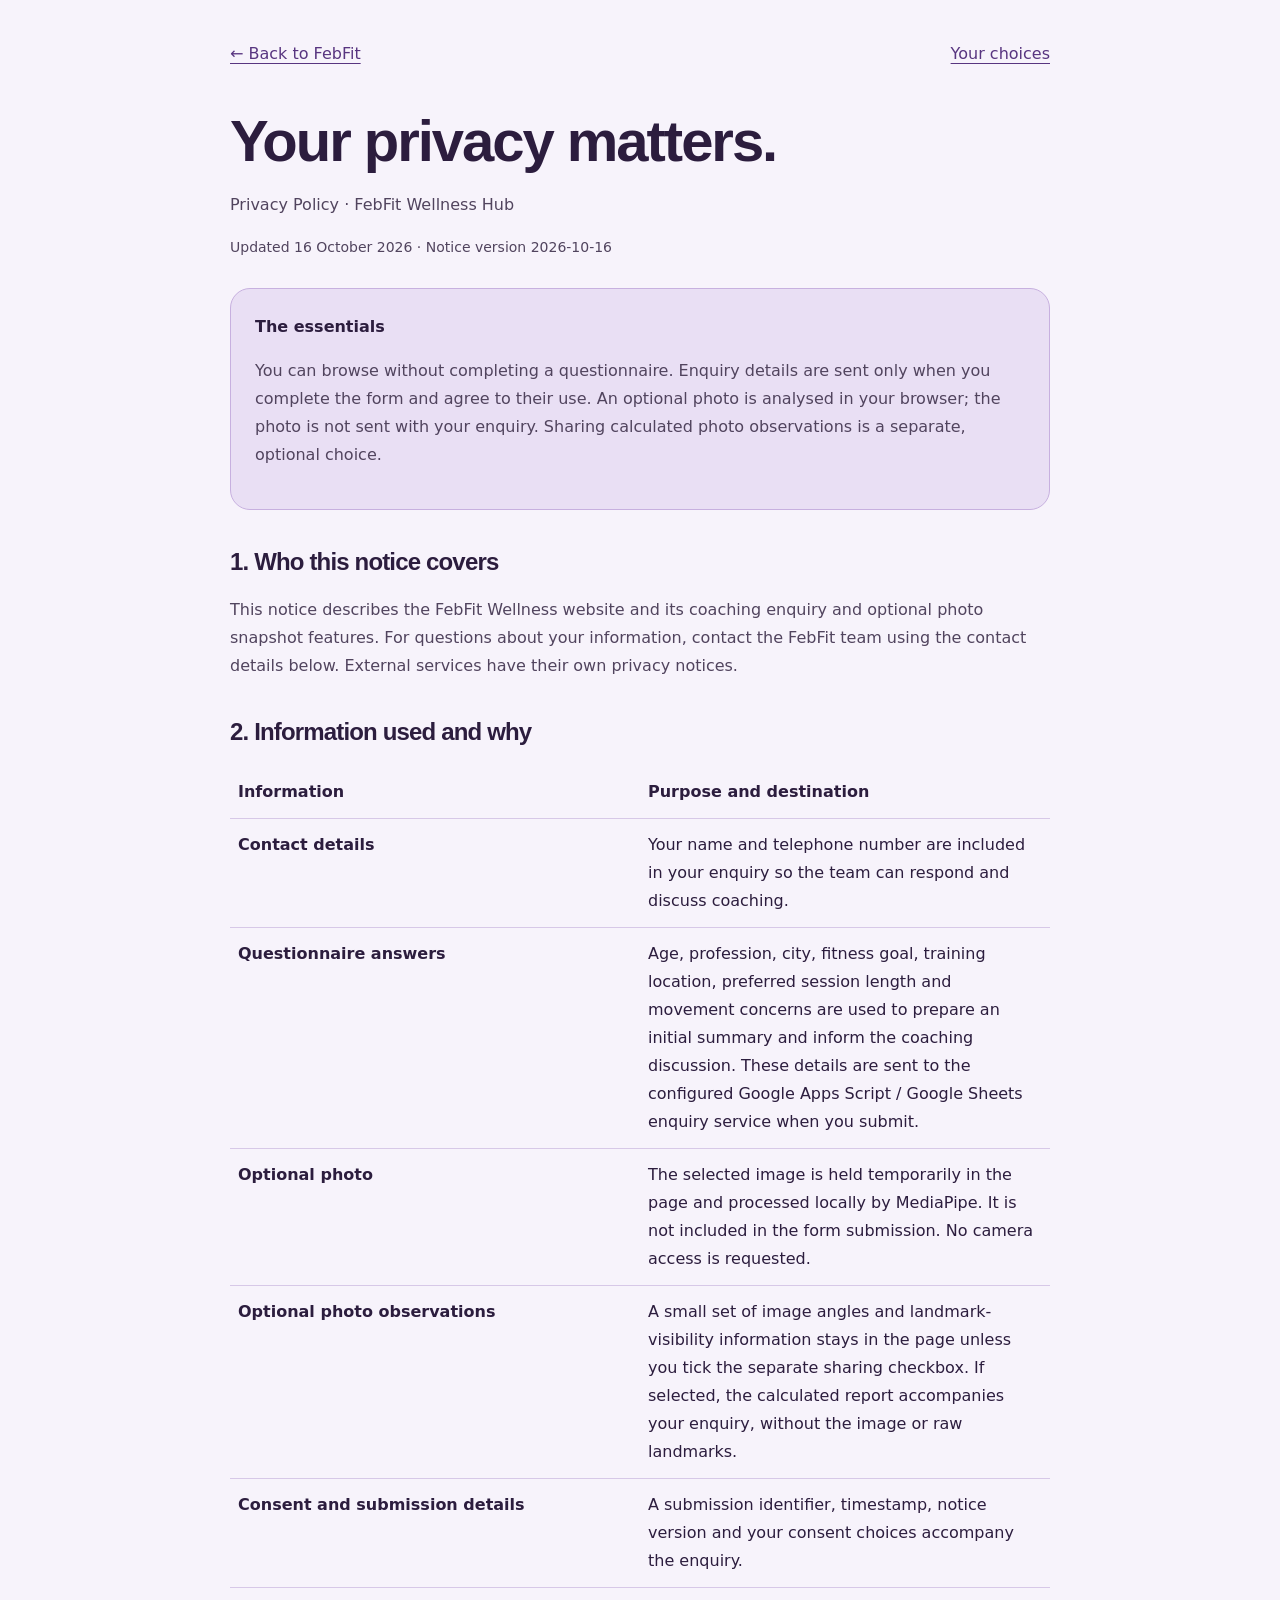
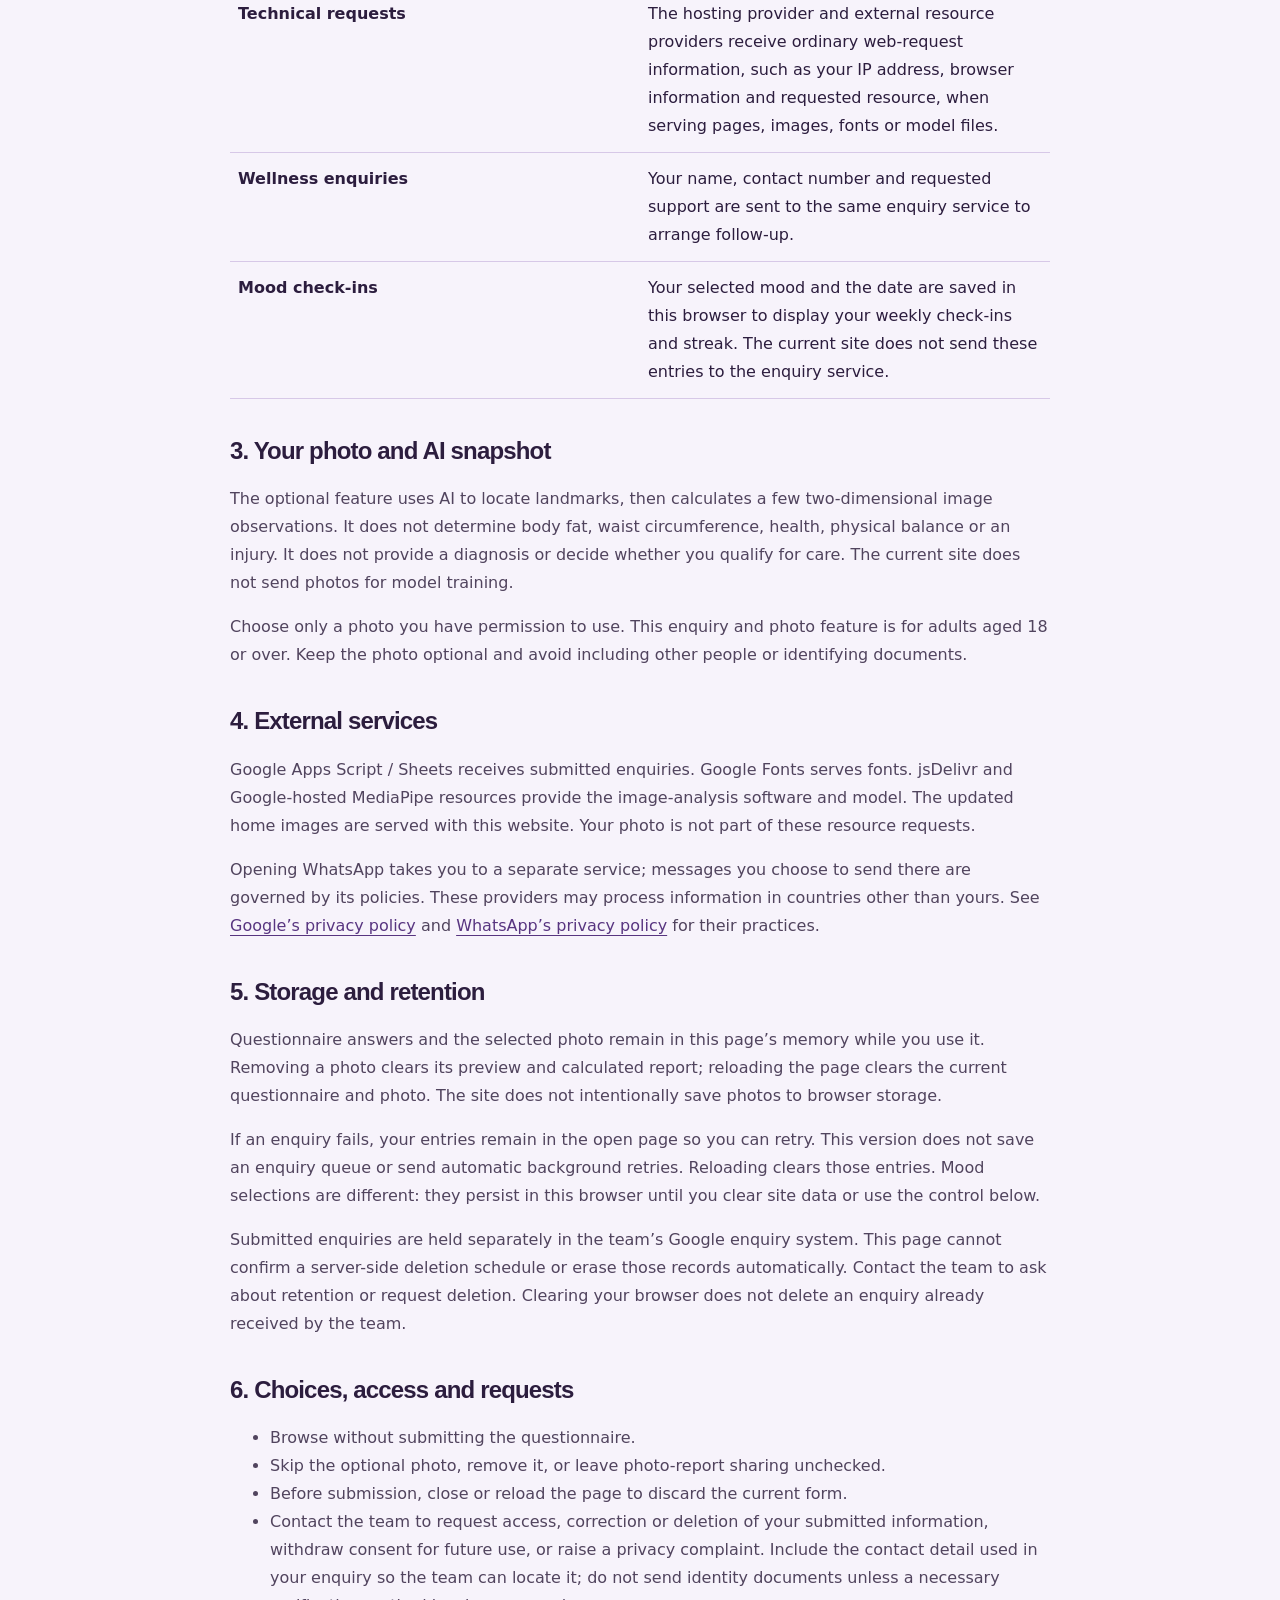
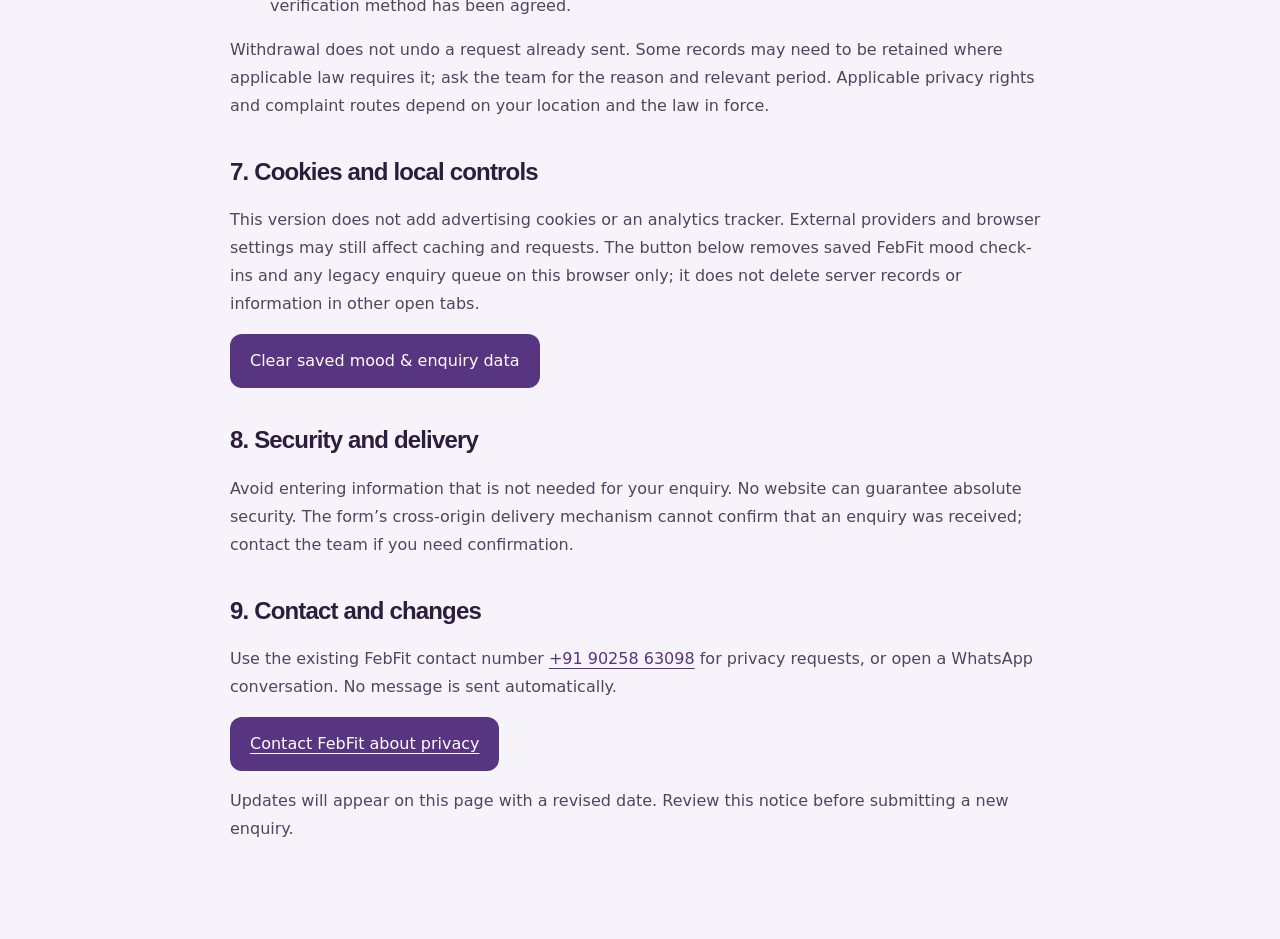
<file: privacy.html>
<!doctype html>
<html lang="en"><head><meta charset="utf-8"><meta name="viewport" content="width=device-width,initial-scale=1"><meta name="description" content="How FebFit Wellness handles enquiries, optional photo snapshots and your privacy choices."><title>Privacy Policy · FebFit Wellness</title><link rel="stylesheet" href="visual-refresh.css"><style>body{margin:0;background:#f7f3fb;color:#2c1d3e;font:16px/1.75 system-ui,sans-serif}main{max-width:820px;margin:auto;padding:40px 24px 80px}nav{display:flex;justify-content:space-between;gap:16px}a{color:#583580;text-underline-offset:4px}h1{font-size:clamp(36px,7vw,58px);margin-bottom:12px}h2{font-size:24px;margin-top:38px}p,li{color:#51445e}.summary{background:#e9dff4;border:1px solid #c7b0df;padding:24px;border-radius:20px;margin:28px 0}.date{font-size:14px}button,.contact{display:inline-block;background:#583580;color:white;padding:13px 20px;border:0;border-radius:12px;font:inherit;cursor:pointer}button:focus-visible,a:focus-visible{outline:3px solid #a65b1a;outline-offset:4px}table{width:100%;border-collapse:collapse}th,td{text-align:left;vertical-align:top;border-bottom:1px solid #d7c8e7;padding:12px 8px}th{width:32%}</style></head><body><main>
<nav aria-label="Privacy navigation"><a href="index.html" target="_top">← Back to FebFit</a><a href="#choices">Your choices</a></nav>
<h1>Your privacy matters.</h1><p>Privacy Policy · FebFit Wellness Hub</p><p class="date">Updated 16 October 2026 · Notice version 2026-10-16</p>
<div class="summary"><strong>The essentials</strong><p>You can browse without completing a questionnaire. Enquiry details are sent only when you complete the form and agree to their use. An optional photo is analysed in your browser; the photo is not sent with your enquiry. Sharing calculated photo observations is a separate, optional choice.</p></div>
<h2>1. Who this notice covers</h2><p>This notice describes the FebFit Wellness website and its coaching enquiry and optional photo snapshot features. For questions about your information, contact the FebFit team using the contact details below. External services have their own privacy notices.</p>
<h2>2. Information used and why</h2><table><thead><tr><th>Information</th><th>Purpose and destination</th></tr></thead><tbody>
<tr><th>Contact details</th><td>Your name and telephone number are included in your enquiry so the team can respond and discuss coaching.</td></tr>
<tr><th>Questionnaire answers</th><td>Age, profession, city, fitness goal, training location, preferred session length and movement concerns are used to prepare an initial summary and inform the coaching discussion. These details are sent to the configured Google Apps Script / Google Sheets enquiry service when you submit.</td></tr>
<tr><th>Optional photo</th><td>The selected image is held temporarily in the page and processed locally by MediaPipe. It is not included in the form submission. No camera access is requested.</td></tr>
<tr><th>Optional photo observations</th><td>A small set of image angles and landmark-visibility information stays in the page unless you tick the separate sharing checkbox. If selected, the calculated report accompanies your enquiry, without the image or raw landmarks.</td></tr>
<tr><th>Consent and submission details</th><td>A submission identifier, timestamp, notice version and your consent choices accompany the enquiry.</td></tr>
<tr><th>Technical requests</th><td>The hosting provider and external resource providers receive ordinary web-request information, such as your IP address, browser information and requested resource, when serving pages, images, fonts or model files.</td></tr>
<tr><th>Wellness enquiries</th><td>Your name, contact number and requested support are sent to the same enquiry service to arrange follow-up.</td></tr><tr><th>Mood check-ins</th><td>Your selected mood and the date are saved in this browser to display your weekly check-ins and streak. The current site does not send these entries to the enquiry service.</td></tr></tbody></table>
<h2>3. Your photo and AI snapshot</h2><p>The optional feature uses AI to locate landmarks, then calculates a few two-dimensional image observations. It does not determine body fat, waist circumference, health, physical balance or an injury. It does not provide a diagnosis or decide whether you qualify for care. The current site does not send photos for model training.</p><p>Choose only a photo you have permission to use. This enquiry and photo feature is for adults aged 18 or over. Keep the photo optional and avoid including other people or identifying documents.</p>
<h2>4. External services</h2><p>Google Apps Script / Sheets receives submitted enquiries. Google Fonts serves fonts. jsDelivr and Google-hosted MediaPipe resources provide the image-analysis software and model. The updated home images are served with this website. Your photo is not part of these resource requests.</p><p>Opening WhatsApp takes you to a separate service; messages you choose to send there are governed by its policies. These providers may process information in countries other than yours. See <a href="https://policies.google.com/privacy" rel="noopener" target="_blank">Google’s privacy policy</a> and <a href="https://www.whatsapp.com/legal/privacy-policy" rel="noopener" target="_blank">WhatsApp’s privacy policy</a> for their practices.</p>
<h2>5. Storage and retention</h2><p>Questionnaire answers and the selected photo remain in this page’s memory while you use it. Removing a photo clears its preview and calculated report; reloading the page clears the current questionnaire and photo. The site does not intentionally save photos to browser storage.</p><p>If an enquiry fails, your entries remain in the open page so you can retry. This version does not save an enquiry queue or send automatic background retries. Reloading clears those entries. Mood selections are different: they persist in this browser until you clear site data or use the control below.</p><p>Submitted enquiries are held separately in the team’s Google enquiry system. This page cannot confirm a server-side deletion schedule or erase those records automatically. Contact the team to ask about retention or request deletion. Clearing your browser does not delete an enquiry already received by the team.</p>
<h2 id="choices">6. Choices, access and requests</h2><ul><li>Browse without submitting the questionnaire.</li><li>Skip the optional photo, remove it, or leave photo-report sharing unchecked.</li><li>Before submission, close or reload the page to discard the current form.</li><li>Contact the team to request access, correction or deletion of your submitted information, withdraw consent for future use, or raise a privacy complaint. Include the contact detail used in your enquiry so the team can locate it; do not send identity documents unless a necessary verification method has been agreed.</li></ul><p>Withdrawal does not undo a request already sent. Some records may need to be retained where applicable law requires it; ask the team for the reason and relevant period. Applicable privacy rights and complaint routes depend on your location and the law in force.</p>
<h2>7. Cookies and local controls</h2><p>This version does not add advertising cookies or an analytics tracker. External providers and browser settings may still affect caching and requests. The button below removes saved FebFit mood check-ins and any legacy enquiry queue on this browser only; it does not delete server records or information in other open tabs.</p><button id="clearData" type="button">Clear saved mood &amp; enquiry data</button><p id="clearStatus" role="status"></p>
<h2>8. Security and delivery</h2><p>Avoid entering information that is not needed for your enquiry. No website can guarantee absolute security. The form’s cross-origin delivery mechanism cannot confirm that an enquiry was received; contact the team if you need confirmation.</p>
<h2>9. Contact and changes</h2><p>Use the existing FebFit contact number <a href="tel:+919025863098">+91 90258 63098</a> for privacy requests, or open a WhatsApp conversation. No message is sent automatically.</p><a class="contact" href="https://wa.me/919025863098?text=Hello%20FebFit%2C%20I%20have%20a%20privacy%20request." target="_blank" rel="noopener">Contact FebFit about privacy</a><p>Updates will appear on this page with a revised date. Review this notice before submitting a new enquiry.</p>
</main><script>document.getElementById('clearData').addEventListener('click',()=>{try{localStorage.removeItem('febfit_pending_submissions');localStorage.removeItem('febfit-mood');document.getElementById('clearStatus').textContent='Saved mood and legacy enquiry data cleared. Reload other FebFit tabs to refresh their display. Submitted server records are unchanged.';}catch(e){document.getElementById('clearStatus').textContent='Browser storage is unavailable. You can clear site data in your browser settings.';}});</script></body></html>
</file>
<file: shared-ui.css>
:root{
  --feb-content:1160px;
  --feb-gutter:clamp(20px,4vw,32px);
  --feb-section:clamp(72px,8vw,104px);
  --feb-radius:16px;
  --feb-shadow:0 18px 46px -26px rgba(38,28,53,.32);
  --feb-ease:cubic-bezier(.22,1,.36,1);
}

body.fitness-theme{
  --feb-accent:#6b4e9b;
  --feb-deep:#3a2e4d;
  --feb-soft:#f3effa;
  --feb-line:#d9cdee;
  --feb-surface:#fffdfb;
}

body.wellness-theme{
  --feb-accent:#087f70;
  --feb-deep:#064e46;
  --feb-soft:#e6f5f1;
  --feb-line:#c6e7df;
  --feb-surface:#fffefa;
  --ff-display:'Fraunces',Georgia,serif;
  --ff-body:'Plus Jakarta Sans',system-ui,sans-serif;
  --ff-hand:'Caveat',cursive;
}

html{scroll-padding-top:86px}
body{font-family:var(--ff-body);padding-bottom:calc(132px + env(safe-area-inset-bottom,0px))}
.wrap{width:min(100%,calc(var(--feb-content) + (var(--feb-gutter) * 2)));padding-inline:var(--feb-gutter)}
p{max-width:70ch}
h1,h2,h3{text-wrap:balance;letter-spacing:-.025em}
h1{font-size:clamp(42px,6vw,76px)}
h2{font-size:clamp(32px,4.4vw,50px)}
.eyebrow{
  font-family:var(--ff-body)!important;
  font-size:clamp(13px,1.4vw,15px)!important;
  font-weight:700!important;
  letter-spacing:.07em!important;
  line-height:1.3;
}

header{
  min-height:78px;
  padding:14px 0!important;
  background:color-mix(in srgb,var(--feb-surface) 90%,transparent);
  border-bottom:1px solid color-mix(in srgb,var(--feb-line) 72%,transparent);
  backdrop-filter:blur(12px);
  transition:min-height .3s var(--feb-ease),padding .3s var(--feb-ease),box-shadow .3s ease,transform .3s var(--feb-ease)!important;
}
header.header-condensed{min-height:64px;padding:7px 0!important;box-shadow:0 12px 30px -24px rgba(28,25,38,.55)}
header nav{position:relative;min-height:48px}
header .logo img{width:auto!important;height:40px!important;max-width:164px!important;object-fit:contain}
.wellness-theme header .logo img{height:38px!important;max-width:158px!important}
.nav-links{gap:30px!important}
.nav-links a{font-family:var(--ff-body);font-size:14px}
.btn,.btn-findplan,.scrap-cta,.fwm-btn{
  min-height:54px;
  border-radius:999px!important;
  padding:0 24px!important;
  font-family:var(--ff-body)!important;
  font-size:14px!important;
  font-weight:700!important;
  letter-spacing:0!important;
  transition:transform .22s var(--feb-ease),box-shadow .22s ease,background-color .22s ease,color .22s ease,border-color .22s ease!important;
}
.btn-sm,.nav-cta .btn,.nav-cta .btn-findplan{min-height:46px;padding-inline:20px!important}
.btn-primary,.btn-findplan,.scrap-cta{background:var(--feb-accent)!important;color:#fff!important;box-shadow:0 12px 28px -18px var(--feb-accent)!important}
.btn-ghost{background:rgba(255,255,255,.7)!important;border:1px solid color-mix(in srgb,var(--feb-accent) 30%,transparent)!important;color:var(--feb-deep)!important}
.btn:focus-visible,.btn-findplan:focus-visible,.scrap-cta:focus-visible,.menu-toggle:focus-visible,.book-arrow:focus-visible,.car-arrow:focus-visible{
  outline:3px solid color-mix(in srgb,var(--feb-accent) 38%,white);outline-offset:3px
}
.menu-toggle{width:44px!important;height:44px!important;display:none;align-items:center;justify-content:center;flex-direction:column;gap:5px;border-radius:50%;border:1px solid color-mix(in srgb,var(--feb-accent) 22%,transparent)}
.menu-toggle span{width:19px;height:2px!important;background:var(--feb-deep)!important;transition:transform .25s var(--feb-ease),opacity .2s ease}
.menu-toggle[aria-expanded="true"] span:nth-child(1){transform:translateY(7px) rotate(45deg)}
.menu-toggle[aria-expanded="true"] span:nth-child(2){opacity:0}
.menu-toggle[aria-expanded="true"] span:nth-child(3){transform:translateY(-7px) rotate(-45deg)}

.hero{min-height:min(790px,100dvh);padding-top:clamp(118px,12vw,154px)!important;padding-bottom:clamp(74px,8vw,108px)!important}
.hero .lead{font-size:clamp(16px,1.6vw,18px)!important;line-height:1.7!important}
.scrap-h1{font-family:var(--ff-display)!important;letter-spacing:-.035em!important;line-height:.98!important;transform:none!important}
.scrap-photo,.poster-card,.polaroid{border-radius:var(--feb-radius)!important;box-shadow:var(--feb-shadow)!important}
.scrap-photo,.polaroid{overflow:hidden}
.poster-card{overflow:visible!important}
.poster-card>img{border-radius:calc(var(--feb-radius) - 4px)}
.scrap-photo.rear{transform:rotate(-1.5deg)!important}
.scrap-photo.front{transform:rotate(1.5deg)!important}
.poster-card,.polaroid{transform:rotate(-1.5deg)!important}
.scrap-photo img,.poster-card>img,.polaroid img{width:100%;height:100%;object-fit:cover}
.fitness-theme .scrap-photo img,.fitness-theme .poster-card>img{object-position:center 42%}
.wellness-theme .scrap-photo img,.wellness-theme .polaroid img{object-position:center 48%}

.about,.features,.how,.testimonials,.pillars,.pricing,.cta-band,.contact-section{padding-block:var(--feb-section)!important}
.section-head{margin-bottom:clamp(34px,5vw,54px)!important}
.features{padding-bottom:76px!important}
.book-stage{margin-bottom:0!important}
.pointing-hint{margin-bottom:0!important}
.features + .how,.how{margin-top:0!important}
.how .steps{gap:clamp(24px,4vw,52px)!important}
.step{min-height:0!important}
.reveal{transform:translateY(18px);transition:opacity .52s var(--feb-ease),transform .52s var(--feb-ease)}
.reveal.dir-left,.reveal.dir-right{transform:translateY(18px)!important}
.reveal.in-view{transform:none!important}

.flip-card{transform:rotate(-1.5deg)!important;transition:transform .34s var(--feb-ease),opacity .34s ease!important}
.flip-photo{
  position:relative;
  min-height:190px;height:190px;
  background:#eee7f8!important;
  overflow:hidden;
}
.feature-art{isolation:isolate;color:var(--charcoal-purple)}
.feature-art::before{content:"";position:absolute;inset:0;background:radial-gradient(circle at 16% 18%,rgba(255,255,255,.82) 0 5px,transparent 6px),radial-gradient(circle at 84% 27%,rgba(255,255,255,.66) 0 4px,transparent 5px);pointer-events:none}
.cycle-orbit{position:absolute;left:50%;top:46%;width:250px;height:112px;border:1.5px solid rgba(107,78,155,.34);border-radius:50%;transform:translate(-50%,-50%) rotate(-5deg)}
.cycle-orbit::before,.cycle-orbit::after{content:"";position:absolute;border-radius:50%;border:1px solid rgba(107,78,155,.16);inset:13px 24px}
.cycle-orbit::after{inset:29px 54px;background:rgba(255,255,255,.66);box-shadow:0 12px 28px -22px rgba(61,30,120,.6)}
.cycle-core{position:absolute;left:50%;top:50%;z-index:2;transform:translate(-50%,-50%) rotate(5deg);font:700 11px/1 var(--ff-body);letter-spacing:.06em;text-transform:uppercase;color:var(--royal-purple)}
.phase{position:absolute;z-index:3;padding:5px 8px;border-radius:999px;background:#fff;font:700 8px/1 var(--ff-body);letter-spacing:.05em;text-transform:uppercase;box-shadow:0 8px 18px -13px rgba(61,30,120,.7);transform:rotate(5deg)}
.phase-rest{left:-12px;top:46px}.phase-build{left:48px;top:-11px}.phase-peak{right:-8px;top:43px}.phase-reset{right:45px;bottom:-10px}

.art-nourish{display:grid;place-items:center}
.nourish-plate{position:relative;width:126px;height:126px;border-radius:50%;background:conic-gradient(#8f72c4 0 31%,#c8b8e6 31% 63%,#fff 63% 100%);border:10px solid rgba(255,255,255,.74);box-shadow:0 16px 30px -22px rgba(61,30,120,.75);transform:translateY(-5px) rotate(-7deg)}
.nourish-plate::after{content:"";position:absolute;inset:24px;border-radius:50%;background:#f7f3fc;border:1px solid rgba(107,78,155,.16)}
.food-word{position:absolute;z-index:2;padding:6px 10px;background:#fff;border:1px solid rgba(107,78,155,.12);border-radius:999px;font:700 9px/1 var(--ff-body);letter-spacing:.04em;text-transform:uppercase;box-shadow:0 9px 20px -16px rgba(61,30,120,.75)}
.food-flex{left:24px;top:35px;transform:rotate(-5deg)}.food-culture{right:22px;top:28px;transform:rotate(4deg)}.food-joy{right:40px;bottom:31px;transform:rotate(-3deg)}

.art-reset{display:flex;align-items:center;justify-content:center;flex-direction:column;gap:12px;padding-bottom:22px}
.breath-line{width:76%;height:70px;overflow:visible}
.breath-line path{fill:none;stroke:var(--royal-purple);stroke-width:2;stroke-linecap:round;stroke-linejoin:round;filter:drop-shadow(0 7px 9px rgba(107,78,155,.18))}
.breath-cues{display:flex;align-items:center;gap:8px}
.breath-cues span{padding:6px 9px;border-radius:999px;background:rgba(255,255,255,.72);font:700 8.5px/1 var(--ff-body);letter-spacing:.06em;text-transform:uppercase;color:var(--royal-purple)}

.art-community{display:grid;place-items:center}
.people-cluster{position:relative;width:236px;height:120px;transform:translateY(-7px)}
.people-cluster::before,.people-cluster::after{content:"";position:absolute;left:28px;right:28px;top:58px;height:1px;background:rgba(107,78,155,.28);transform:rotate(8deg)}
.people-cluster::after{transform:rotate(-8deg)}
.person{position:absolute;width:54px;height:54px;border-radius:50%;background:#fff;border:1px solid rgba(107,78,155,.18);box-shadow:0 13px 24px -19px rgba(61,30,120,.8)}
.person::before{content:"";position:absolute;left:50%;top:11px;width:13px;height:13px;border-radius:50%;background:var(--muted-violet);transform:translateX(-50%)}
.person::after{content:"";position:absolute;left:50%;bottom:10px;width:26px;height:15px;border-radius:16px 16px 8px 8px;background:#d9cdee;transform:translateX(-50%)}
.person-a{left:8px;top:38px}.person-b{left:63px;top:2px}.person-c{left:91px;top:62px;z-index:2;background:#f9f6fd}.person-d{right:35px;top:7px}.person-e{right:0;top:57px}

.art-progress{display:flex;align-items:center;justify-content:center}
.progress-steps{display:flex;align-items:flex-end;gap:8px;height:122px;transform:translateY(-8px) rotate(-2deg)}
.progress-step{width:56px;padding:9px 5px 8px;background:rgba(255,255,255,.78);border-radius:8px 8px 4px 4px;text-align:center;box-shadow:0 13px 22px -19px rgba(61,30,120,.75);font:700 8px/1.2 var(--ff-body);letter-spacing:.04em;text-transform:uppercase;color:var(--royal-purple)}
.progress-step:nth-child(1){height:54px}.progress-step:nth-child(2){height:76px}.progress-step:nth-child(3){height:98px}.progress-step:nth-child(4){height:120px;background:var(--royal-purple);color:#fff}

.art-coach{display:grid;place-items:center}
.coach-sheet{position:relative;width:208px;height:126px;padding:22px 24px;background:rgba(255,255,255,.86);border-radius:10px;box-shadow:0 18px 34px -24px rgba(61,30,120,.8);transform:translateY(-8px) rotate(-2deg)}
.coach-sheet::before{content:"plan review";display:block;margin-bottom:13px;font:700 10px/1 var(--ff-body);letter-spacing:.08em;text-transform:uppercase;color:var(--royal-purple)}
.review-line{display:block;position:relative;height:1px;margin:13px 0 0 21px;background:rgba(107,78,155,.24)}
.review-line::before{content:"";position:absolute;left:-20px;top:-5px;width:8px;height:5px;border-left:2px solid var(--royal-purple);border-bottom:2px solid var(--royal-purple);transform:rotate(-45deg)}
.coach-seal{position:absolute;right:31px;bottom:24px;z-index:2;width:67px;height:67px;border-radius:50%;display:grid;place-items:center;text-align:center;background:var(--royal-purple);color:#fff;border:5px solid #e8dff5;font:700 8px/1.25 var(--ff-body);letter-spacing:.04em;text-transform:uppercase;transform:rotate(8deg);box-shadow:0 14px 24px -18px rgba(61,30,120,.75)}
@media(max-width:480px){.cycle-orbit{width:226px}.progress-step{width:50px}.people-cluster{transform:translateY(-7px) scale(.92)}}

.wellness-theme .stat-strip{margin-top:42px!important;padding-block:28px!important;gap:22px!important}
.wellness-theme .pillar-grid{gap:18px!important}
.wellness-theme .pillar-card{min-height:0!important;padding:24px!important;border-radius:var(--feb-radius)!important;box-shadow:none!important}
.wellness-theme .pillar-card p{margin-bottom:0!important}
@media (hover:hover){.wellness-theme .pillar-card:hover{transform:translateY(-2px)!important;box-shadow:0 16px 34px -26px rgba(0,48,43,.45)!important}}

.contact-section{position:relative;background:var(--feb-soft);padding-bottom:calc(150px + env(safe-area-inset-bottom,0px))!important;overflow:hidden}
.contact-shell{display:grid;grid-template-columns:minmax(0,.9fr) minmax(0,1.1fr);gap:clamp(30px,6vw,64px);align-items:start}
.contact-copy h2{margin:12px 0 18px}
.contact-copy p{font-size:17px;line-height:1.72}
.contact-form{background:#fff;border:1px solid color-mix(in srgb,var(--feb-accent) 18%,transparent);border-radius:var(--feb-radius)!important;padding:clamp(22px,4vw,34px)!important;box-shadow:var(--feb-shadow)!important}
.contact-field{display:grid;gap:8px;margin-bottom:18px}
.contact-field label{font-size:13px;font-weight:700;color:var(--feb-deep)}
.contact-field input,.contact-field select{width:100%;min-height:54px;border:1px solid color-mix(in srgb,var(--feb-accent) 24%,transparent);border-radius:12px;background:#fff;padding:0 15px;color:var(--feb-deep);font:inherit}
.contact-field input:focus,.contact-field select:focus{outline:3px solid color-mix(in srgb,var(--feb-accent) 18%,transparent);border-color:var(--feb-accent)}
.contact-form .btn{width:100%}
.contact-form .btn:disabled{opacity:.65;cursor:not-allowed;transform:none}
.contact-status{display:none;margin:14px 0 0;min-height:0!important;font-size:14px;font-weight:700;color:var(--feb-deep)}
.contact-status:not(:empty){display:block}
.contact-status.is-error{color:#9a2d35}

.plans,.download-row{display:none!important}
.avatar-marquee{display:none!important}
.fitness-theme .testimonials{display:block!important}
.fitness-theme .pricing{display:block!important}
.fitness-theme .testimonials .section-head{margin-bottom:30px!important}
.fitness-theme .carousel-track-wrap{padding-top:18px;margin-top:-18px}
.fitness-theme .pricing-unlocked .section-head p{max-width:650px}
.fitness-theme .pricing-unlocked.show{display:block}
.fitness-theme .pricing-unlocked .body-report{margin-bottom:0}

.whatsapp-fab{
  right:18px!important;
  bottom:calc(86px + env(safe-area-inset-bottom,0px))!important;
  width:52px!important;height:52px!important;
  background:var(--feb-accent)!important;
  box-shadow:0 14px 30px -16px var(--feb-accent)!important;
  transition:transform .3s var(--feb-ease),bottom .3s var(--feb-ease),opacity .25s ease!important;
}
.whatsapp-fab::before{display:none!important}
.floating-hidden .whatsapp-fab{transform:translateY(92px);opacity:0;pointer-events:none}
.floating-low .whatsapp-fab{bottom:calc(18px + env(safe-area-inset-bottom,0px))!important}

@media(max-width:760px){
  :root{--feb-section:clamp(72px,20vw,92px)}
  html{scroll-padding-top:72px}
  body{padding-bottom:calc(126px + env(safe-area-inset-bottom,0px))}
  .wrap{padding-inline:clamp(20px,5.5vw,24px)!important}
  header{min-height:70px;padding:9px 0!important}
  header.header-condensed{min-height:60px;padding:4px 0!important}
  header .logo img,.wellness-theme header .logo img{height:34px!important;max-width:132px!important}
  .nav-cta{margin-left:auto;gap:8px!important}
  .nav-cta>.btn:first-child{display:none!important}
  .nav-cta .btn,.nav-cta .btn-findplan{min-width:0!important;min-height:44px;padding-inline:15px!important;font-size:12.5px!important}
  .findplan-marquee{width:auto!important;flex:auto!important;mask-image:none!important;-webkit-mask-image:none!important}
  .findplan-track{animation:none!important}
  .findplan-track span+span{display:none}
  .menu-toggle{display:flex!important}
  .nav-links{
    display:none!important;position:absolute!important;top:calc(100% + 8px)!important;left:0!important;right:0!important;flex-direction:column!important;align-items:stretch!important;gap:2px!important;padding:12px!important;background:#fff!important;border:1px solid var(--feb-line)!important;border-radius:14px!important;box-shadow:0 18px 40px -24px rgba(28,25,38,.55)!important
  }
  body.menu-open .nav-links{display:flex!important}
  .nav-links a{display:block;padding:12px 10px!important;border-radius:10px}
  .hero{min-height:auto;padding-top:108px!important;padding-bottom:72px!important}
  .hero-scrap{gap:34px!important}
  .scrap-h1{font-size:clamp(42px,13vw,54px)!important}
  .scrap-collage{margin-top:18px!important}
  .scrap-photo{border-width:8px!important}
  .wellness-theme .stat-strip{margin-top:28px!important;padding-block:20px!important;row-gap:22px!important}
  .wellness-theme .stat-strip .num{font-size:23px!important}
  .wellness-theme .pillar-card{padding:20px!important}
  .features{padding-bottom:72px!important}
  .book-stage{margin-top:30px!important}
  .pointing-hint{margin-top:16px!important}
  .how{padding-top:76px!important}
  .how .steps{gap:20px!important}
  .step{padding-block:18px!important}
  .contact-shell{grid-template-columns:1fr;gap:28px}
  .contact-section{padding-bottom:calc(154px + env(safe-area-inset-bottom,0px))!important}
  .febfit-postcard-back{display:none!important}
}

@media(max-width:380px){
  .nav-cta .btn,.nav-cta .btn-findplan{padding-inline:12px!important}
  .nav-cta .findplan-arrow{display:none}
  .hero{padding-top:102px!important}
}

@media(prefers-reduced-motion:reduce){
  html{scroll-behavior:auto}
  *,*::before,*::after{animation-duration:.01ms!important;animation-iteration-count:1!important;transition-duration:.01ms!important}
  .reveal{opacity:1!important;transform:none!important}
}
</file>
<file: mood.css>
.fwm{
  --accent:var(--feb-accent);--deep:var(--feb-deep);--soft:var(--feb-soft);--ink:var(--feb-deep);
  padding:var(--feb-section) var(--feb-gutter) calc(144px + env(safe-area-inset-bottom,0px));
  background:linear-gradient(180deg,var(--soft),color-mix(in srgb,var(--soft) 42%,#fff));
  color:var(--ink);font:400 16px/1.65 var(--ff-body);transition:background .35s ease,color .35s ease
}
.fwm[data-theme="wellness"]{--accent:#087f70;--deep:#064e46;--soft:#e6f5f1;--ink:#123e39}
.fwm *{box-sizing:border-box}.fwm-in{max-width:760px;margin:0 auto;text-align:center}
.fwm-hand{font:600 22px/1 var(--ff-hand);color:var(--accent);margin:0 0 9px}
.fwm h2{font:600 clamp(32px,6vw,46px)/1.08 var(--ff-display);margin:0 0 14px;color:var(--deep)}
.fwm-sub{margin:0 auto 30px;max-width:40ch;opacity:.8}
.fwm-moods{display:grid;grid-template-columns:repeat(3,1fr);gap:12px;max-width:540px;margin:0 auto}
.fwm-m{min-width:0;min-height:112px;background:#fff;border:1px solid color-mix(in srgb,var(--accent) 24%,transparent);border-radius:14px;padding:14px 6px 12px;color:var(--accent);cursor:pointer;font:600 14px var(--ff-body);display:flex;flex-direction:column;align-items:center;justify-content:center;gap:7px;transition:transform .2s ease,background .22s ease,color .22s ease,border-color .22s ease,box-shadow .22s ease}
.fwm-m svg{width:42px;height:42px;fill:none;stroke:currentColor;stroke-width:2;stroke-linecap:round;stroke-linejoin:round}.fwm-m span{color:var(--ink)}
@media(hover:hover){.fwm-m:hover{transform:translateY(-2px);box-shadow:0 14px 24px -22px var(--deep)}}
.fwm-m[aria-pressed="true"]{background:var(--accent);border-color:var(--accent);color:#fff;box-shadow:0 14px 28px -20px var(--deep)}.fwm-m[aria-pressed="true"] span{color:#fff}
.fwm :focus-visible{outline:3px solid color-mix(in srgb,var(--accent) 32%,white);outline-offset:3px}
.fwm-card{max-width:540px;margin:30px auto 0;background:#fff;border:1px solid color-mix(in srgb,var(--accent) 26%,transparent);border-radius:14px;padding:24px;text-align:left;transform:rotate(-1.5deg);box-shadow:0 18px 40px -24px var(--deep);animation:fwmin .35s var(--feb-ease)}
@keyframes fwmin{from{opacity:0;transform:rotate(-1.5deg) translateY(10px)}to{opacity:1;transform:rotate(-1.5deg)}}
.fwm-tag{display:inline-block;background:var(--soft);color:var(--deep);font-weight:700;font-size:13px;padding:4px 11px;border-radius:999px}
.fwm-card h3{font:600 26px/1.15 var(--ff-display);margin:12px 0 8px;color:var(--deep)}.fwm-card p{margin:0 0 18px}.fwm-act{display:flex;gap:10px;flex-wrap:wrap}
.fwm-btn{display:inline-flex;align-items:center;justify-content:center;min-height:50px;padding:0 20px!important;background:var(--accent);color:#fff;text-decoration:none;border:1px solid var(--accent);cursor:pointer}.fwm-btn.alt{background:transparent;color:var(--deep);border-color:color-mix(in srgb,var(--accent) 38%,transparent)}
.fwm-breath{display:grid;place-items:center;margin:5px 0 18px}.fwm-orb{width:120px;height:120px;border-radius:50%;display:grid;place-items:center;background:var(--accent);color:#fff;font:600 16px var(--ff-display);transform:scale(.62);transition:transform 4s ease-in-out}
.fwm-week{max-width:540px;margin:32px auto 0}.fwm-wk-h{font:600 20px var(--ff-hand);color:var(--accent);margin:0 0 9px}.fwm-days{display:grid;grid-template-columns:repeat(7,1fr);gap:6px}.fwm-d{background:rgba(255,255,255,.72);border-radius:10px;padding:8px 0 6px;font-size:12px;color:var(--ink)}.fwm-d svg{display:block;margin:4px auto 0;width:25px;height:25px;fill:none;stroke:var(--accent);stroke-width:2.4;stroke-linecap:round;stroke-linejoin:round}.fwm-d i{display:block;width:7px;height:7px;margin:10px auto 9px;border-radius:50%;background:color-mix(in srgb,var(--accent) 24%,transparent)}.fwm-d.today{outline:2px solid color-mix(in srgb,var(--accent) 58%,white)}.fwm-streak{margin:12px 0 0;font-size:14px;opacity:.85}.fwm-note{font-size:12px;opacity:.66;margin:5px 0 0}
.fwm [hidden]{display:none!important}
@media(max-width:520px){.fwm{padding-inline:20px}.fwm-moods{gap:9px}.fwm-m{min-height:104px;font-size:13px}.fwm-m svg{width:38px;height:38px}.fwm-card{padding:22px 20px}.fwm-act{display:grid}.fwm-btn{width:100%}}
@media(prefers-reduced-motion:reduce){.fwm *{transition:none!important;animation:none!important}.fwm-orb{transform:none!important}}
</file>
<file: visual-refresh.css>
/* Shared visual refinements: retain the scrapbook layout and existing interactions. */
:root {
  --ff-display:'DM Sans',sans-serif;
  --ff-body:'DM Sans',sans-serif;
  --ff-hand:'DM Sans',sans-serif;
  --ff-mono:'DM Sans',sans-serif;
  --soft-lavender:#e9dff4;
  --light-purple:#dfd0ee;
  --deep-purple-c:#583580;
  --muted-violet:#8056ad;
  --pale-lilac-c:#f7f3fb;
  --dusty-mauve:#c7b0df;
  --charcoal-purple:#2c1d3e;
  --purple-deep:#3f235f;
  --purple:#603a91;
  --purple-bg:#e4d5f2;
  --purple-light:#bfa3de;
  --teal-deep:#124b42;
  --teal:#167766;
  --teal-light:#98d0c2;
  --teal-bg:#d5eae3;
}
body {font-family:var(--ff-body);}
body[data-site="fitness"] {--soft-ink:#564563;--shadow-color:rgba(55,29,83,.19);}
body[data-site="wellness"] {
  --linen:#e3f0e9;--parchment:#cfe5da;--moss:#167563;
  --deep-moss:#124b42;--sage:#378977;--misty-sage:#a6d2c3;
  --dawn-lilac:#258976;--pale-lilac:#d4e9df;--ink:#153c34;
  --soft-ink:#365c51;--line:#b7d4c6;
}
h1,h2,h3,h4 {font-family:var(--ff-display);font-style:normal;font-weight:700;letter-spacing:-.035em;}
h1,h2,h3 {line-height:1.18;}
button,input,select,textarea {font-family:var(--ff-body);}
a:focus-visible,button:focus-visible,[role="button"]:focus-visible {outline:3px solid #a65b1a;outline-offset:5px;}
input:focus-visible,select:focus-visible,textarea:focus-visible {outline:2px solid var(--royal-purple,#167563);outline-offset:3px;}
.scrap-h1 {font-size:clamp(42px,5.7vw,76px);line-height:1.06;font-weight:700;letter-spacing:-.05em;transform:none;}
.scrap-note p {font-size:19px;line-height:1.5;font-weight:500;}
.scrap-note-caption,.scrap-photo-tag {font-size:14px;font-weight:600;}
.scrap-photo img {object-position:center;}
body[data-site="fitness"] .scrap-photo.front img {object-position:54% center;}
body[data-site="fitness"] .scrap-photo.rear img {object-position:48% center;}
body[data-site="wellness"] .scrap-h1 {font-style:normal;font-weight:700!important;line-height:1.12!important;}
.credentials {border-radius:18px;border:1px solid var(--dusty-mauve);box-shadow:0 12px 30px -22px rgba(55,29,83,.4);}
.credentials>strong {font-size:18px;color:var(--royal-purple);}
.credential-list {margin:12px 0 0;padding:0;list-style:none;}
.credential-list li {position:relative;padding:12px 0 12px 20px;font-size:15px;line-height:1.6;font-weight:400;font-family:var(--ff-body);}
.credential-list li+li {border-top:1px solid var(--light-purple);}
.credential-list li:before {content:'';position:absolute;left:0;top:21px;width:6px;height:6px;border-radius:50%;background:var(--royal-purple);}
.credential-list strong {font-weight:700;}
.credentials .doodle-heart {width:22px;height:22px;}
.modal h3 {font-size:clamp(24px,4.5vw,32px);line-height:1.2;}
.option {color:var(--ink);font-size:16px;line-height:1.5;text-align:left;min-height:54px;}
.option.selected {border-color:var(--royal-purple);background:var(--soft-lavender);}
.field input,.field select {font-size:16px;}
body[data-site="entry"] .fork-title {font-family:var(--ff-display);font-size:clamp(24px,5vw,35px);font-weight:700;letter-spacing:-.04em;}
body[data-site="entry"] .fork-title em {font-style:normal;}
body[data-site="entry"] .fork-hint {color:#64516f;}
body[data-site="entry"] .polaroid-icon {width:100%;height:100%;object-fit:cover;}
body[data-site="entry"] .side-brand {font-family:var(--ff-body);font-weight:700;}
body[data-site="entry"] .side-tags {color:#564b61;line-height:1.5;}
@media(max-width:600px) {
  .wrap {padding-left:22px;padding-right:22px;}
  body[data-site="fitness"] .scrap-h1 {font-size:clamp(40px,10.2vw,56px);}
  .credentials {padding:22px 20px;}
  .credential-list li {font-size:14px;}
  .scrap-note p {font-size:16px;}
  .modal {max-height:calc(100dvh - 28px);overflow-y:auto;overscroll-behavior:contain;}
  body[data-site="entry"] .side-tags {font-size:10px;}
}
@media(prefers-reduced-motion:reduce) {
  html {scroll-behavior:auto!important;}
  .reveal {opacity:1!important;transform:none!important;}
}
.consent-row{display:block;margin:18px 0;font:14px/1.6 var(--ff-body);color:var(--ink)}
.consent-row input{width:18px;height:18px;vertical-align:middle;margin-right:8px;accent-color:#583580}
.consent-row a{text-decoration:underline;text-underline-offset:3px}
.next-steps{max-width:1000px;margin:24px auto 40px;padding:28px;border-radius:20px;background:#e9dff4;color:#2c1d3e}
.next-steps ul{list-style:disc;padding-left:22px;margin:18px 0;line-height:1.7}
.next-steps li+li{margin-top:10px}.next-steps button{padding:12px 18px;border-radius:10px;background:#583580;color:#fff}
.privacy-link{display:block;text-align:center;padding:16px;font:13px/1.5 var(--ff-body);color:#583580;background:#f7f3fb}
body[data-site="entry"]>.privacy-link{position:fixed;bottom:0;left:0;right:0;z-index:100;padding:6px}
#deliveryStatus:not(:empty){padding:14px;background:#e9dff4;border-radius:12px;margin:10px 0;font-size:14px;line-height:1.5}
@media print{header,footer,.whatsapp-fab,.febfit-postcard-back,.modal-overlay,.plans,.next-steps button{display:none!important}.reveal{opacity:1!important;transform:none!important}body{background:white!important}.next-steps,.body-report,.results-summary{break-inside:avoid}}

.credentials .credential-list{font-family:var(--ff-body)!important}.credentials .credential-list li{font-family:var(--ff-body)!important}
</file>
<file: wellness-refine.css>
/* A calmer, more deliberate finish for the wellness page only. */
body.wellness-theme{
  --linen:#eaf4ed;
  --parchment:#d9e9dc;
  --moss:#247764;
  --deep-moss:#123f38;
  --sage:#428c78;
  --line:#c5dcd0;
  --soft-ink:#456359;
  --ff-display:Georgia,'Times New Roman',serif;
  --ff-body:'DM Sans',system-ui,sans-serif;
  background:#fcfdf9;
}
.wellness-theme h1,.wellness-theme h2,.wellness-theme h3{letter-spacing:-.035em;}
.wellness-theme .hero{
  background:radial-gradient(circle at 88% 18%,rgba(156,204,160,.28),transparent 33%),
    radial-gradient(circle at 7% 72%,rgba(194,222,184,.24),transparent 36%),
    linear-gradient(150deg,#f7faf3 0%,#eaf4ed 65%,#e1f0e7 100%)!important;
  position:relative;
  overflow:hidden;
}
.wellness-theme .hero::before{
  content:'✳';position:absolute;top:105px;left:max(24px,calc((100vw - 1180px)/2));
  font:46px/1 Georgia,serif;color:#9cbfa7;opacity:.48;pointer-events:none;
}
.wellness-theme .hero .scrap-copy .scrap-badge{
  display:inline-flex!important;align-items:center;gap:9px;
  margin-bottom:22px;padding:8px 15px;border-radius:999px;
  background:#fffdf7;border:1px solid #c6decf;color:#2b6a58;
  font:700 11px/1.3 'DM Sans',sans-serif;letter-spacing:.095em;text-transform:uppercase;
  box-shadow:0 12px 30px -25px #325b44;
}
.wellness-theme .scrap-h1{
  max-width:820px!important;font-family:var(--ff-display)!important;
  font-size:clamp(46px,6.2vw,78px)!important;font-style:normal!important;
  font-weight:400!important;line-height:1.07!important;
}
.wellness-theme .scrap-h1 .accent{font-style:italic;color:#277561;}
.wellness-theme .scrap-copy .lead{max-width:660px!important;color:#456359;}
.wellness-theme .scrap-collage{max-width:720px!important;min-height:370px!important;margin-top:54px!important;}
.wellness-theme .scrap-photo{width:min(42%,290px)!important;padding:9px;background:#fffdf8;border:1px solid #e1e9df;}
.wellness-theme .scrap-photo img{width:100%;height:250px!important;object-fit:cover;object-position:center 48%;border-radius:9px;}
.wellness-theme .scrap-photo.rear{left:9%;top:0!important;transform:rotate(-5deg)!important;}
.wellness-theme .scrap-photo.front{right:9%;top:65px!important;transform:rotate(5deg)!important;}
.wellness-theme .scrap-photo .cap{color:#366758;}
.wellness-theme .stat-strip{background:#fffef9;border:1px solid #dce9df;border-radius:20px;box-shadow:0 24px 52px -42px #285a42;overflow:hidden;}
.wellness-theme .stat{min-width:0;}
.wellness-theme .section-head h2,.wellness-theme .about h2,.wellness-theme .contact-copy h2,.wellness-theme .fwm h2{
  font-family:var(--ff-display)!important;font-weight:400!important;line-height:1.13;
}
.wellness-theme .pillar-card{border:1px solid #d5e7d9;border-radius:20px;background:#fffefb;box-shadow:0 16px 36px -32px #1e5b43;transition:transform .3s ease,box-shadow .3s ease;}
.wellness-theme .pillar-card:hover{transform:translateY(-5px);box-shadow:0 24px 45px -31px #1e5b43;}
.wellness-theme .pillar-mark{background:#e7f3e9;color:#277561;}
.wellness-theme .about-breath,.wellness-theme .nutrition-book{box-shadow:0 24px 54px -36px rgba(21,70,52,.28);}
.wellness-theme .nutrition-page h3{font-family:var(--ff-display);font-style:normal;font-weight:400;}
.wellness-theme .testimonials .section-head{max-width:650px;margin-inline:auto;}
.wellness-theme .nutrition-book-wrap{margin-top:clamp(34px,5vw,52px);}
.wellness-theme .nutrition-book{background:linear-gradient(135deg,#e5f2e9,#d4e9dd);border-color:#bfdbcd;}
.wellness-theme .nutrition-page{background:#fffefa;}
.wellness-theme .nutrition-page .page-tag{color:#277561;}
.wellness-theme #pricing .section-head{max-width:690px;margin-bottom:42px!important;}
.wellness-theme #pricing .section-head p{max-width:50ch;margin-inline:auto;line-height:1.55;}
.wellness-theme #pricing .coach-bio{max-width:620px;}
.wellness-theme #pricing .coach-lead{font:400 clamp(27px,3vw,38px)/1.18 var(--ff-display);letter-spacing:-.035em;color:#143f37;margin:0 0 18px;}
.wellness-theme #pricing .coach-detail{font:400 16px/1.7 var(--ff-body);color:#456359;margin:0;max-width:54ch;}
.wellness-theme #pricing .qualifications{margin-top:32px;}
.wellness-theme #pricing .qualifications-title{font:700 13px/1.4 var(--ff-body);letter-spacing:.07em;text-transform:none;color:#256856;margin:0 0 12px;}
.wellness-theme #pricing .qualification-list{gap:0;perspective:none;border-top:1px solid #bbd5c5;}
.wellness-theme #pricing .qualification-card,.wellness-theme #pricing .reveal.in-view .qualification-card{
  display:grid;grid-template-columns:34px minmax(0,1fr);align-items:start;gap:15px;
  padding:15px 2px;background:transparent;border:0;border-bottom:1px solid #bbd5c5;border-radius:0;box-shadow:none;
  color:#173f37;font:600 15px/1.35 var(--ff-body);opacity:1!important;transform:none!important;animation:none!important;
}
.wellness-theme #pricing .qualification-card:hover{background:transparent;box-shadow:none;border-color:#bbd5c5;}
.wellness-theme #pricing .qualification-card span{min-width:0;}
.wellness-theme #pricing .qualification-index{display:block!important;flex:none!important;color:#37816b;font:700 11px/1.8 var(--ff-body);letter-spacing:.06em;}
.wellness-theme #pricing .qualification-card small{display:block;margin-top:4px;color:#61796e;font:400 13px/1.35 var(--ff-body);}
.wellness-theme #pricing blockquote{
  margin:32px 0 0;padding:22px 26px;border:0;border-radius:16px;
  background:#194d42;color:#f8fbf4;box-shadow:0 18px 35px -27px rgba(18,63,56,.5);
  font:400 17px/1.55 var(--ff-body);font-style:normal;
}
.wellness-theme #pricing blockquote p{margin:0;color:inherit;}
.wellness-theme #pricing blockquote cite{display:block;margin-top:13px;color:#bfe1cb;font:600 12px/1.4 var(--ff-body);}
.wellness-theme .book-btn:focus-visible,.wellness-theme .fwm-m:focus-visible{outline:3px solid #b48346;outline-offset:3px;}
.wellness-theme .contact-field input:focus-visible,.wellness-theme .contact-field select:focus-visible{outline:2px solid #287460;outline-offset:2px;}
/* Continue the same sage, cream and deep green palette below the hero. */
body.wellness-theme{padding-bottom:0!important;}
.wellness-theme .about{background:#fcfdf9;}
.wellness-theme .pillars{background:#f1f6ed;}
.wellness-theme .how{background:#174d42;color:#f8fbf5;}
.wellness-theme .how .section-head p,.wellness-theme .how .step p{color:#d5e8de;}
.wellness-theme .how .step-num{color:#b9dfbc;}
.wellness-theme .testimonials{background:#fbfcf7;}
.wellness-theme #pricing{background:#e9f2e8!important;}
.wellness-theme .fwm{
  padding-bottom:clamp(66px,8vw,100px);
  background:linear-gradient(160deg,#e8f2e8,#f8faf2);
}
.wellness-theme .fwm[data-theme="wellness"]{--accent:#217867;--deep:#123f38;--soft:#e5f1e7;--ink:#224c41;}
.wellness-theme .fwm-m,.wellness-theme .fwm-card{border-radius:18px;}
.wellness-theme .contact-section{
  background:#f2f7ef;
  padding-bottom:clamp(72px,9vw,112px)!important;
}
.wellness-theme .insight-shell{display:grid;grid-template-columns:minmax(0,1fr) minmax(0,.92fr);gap:clamp(36px,6vw,88px);align-items:center;}
.wellness-theme .insight-copy h2{font:400 clamp(36px,4.3vw,58px)/1.08 var(--ff-display);letter-spacing:-.04em;color:#123f38;margin:9px 0 22px;}
.wellness-theme .insight-copy>p:not(.insight-small){max-width:48ch;font-size:17px;line-height:1.72;color:#456359;}
.wellness-theme .insight-cta{display:inline-flex;align-items:center;gap:11px;margin-top:26px;white-space:normal;text-align:center;line-height:1.35;}
.wellness-theme .insight-cta span{font-size:19px;line-height:1;}
.wellness-theme .insight-small{font-size:12px;line-height:1.5;color:#5b7668;margin-top:13px;}
.wellness-theme .insight-preview{padding:clamp(25px,4vw,38px);border:1px solid #c7dfcf;border-radius:24px;background:#fffefa;box-shadow:0 28px 55px -40px #215440;}
.wellness-theme .insight-preview-top{display:flex;justify-content:space-between;align-items:center;gap:18px;padding-bottom:25px;border-bottom:1px solid #d9e9dc;color:#376b57;font-size:10px;letter-spacing:.14em;font-weight:700;}
.wellness-theme .insight-symbol{font:32px/1 Georgia,serif;color:#4c9877;}
.wellness-theme .insight-preview-line{display:flex;gap:19px;padding:23px 0;border-bottom:1px solid #e3ede4;}
.wellness-theme .insight-preview-line>strong{flex:none;font:italic 24px/1 var(--ff-display);color:#5b9d77;}
.wellness-theme .insight-preview-line h3{font:400 23px/1.15 var(--ff-display);color:#17483b;margin:0 0 7px;}
.wellness-theme .insight-preview-line p{font-size:13px;line-height:1.55;color:#547265;margin:0;}
.wellness-theme .insight-preview-foot{font-size:11px;line-height:1.5;color:#61786b;margin:20px 0 0;}
.wellness-theme .contact-form{border-color:#cddfd1;background:#fffefa;}
.wellness-theme footer{
  padding:clamp(56px,7vw,82px) 0 26px;
  background:linear-gradient(155deg,#194f43 0%,#123d35 72%);
  color:#dcebe1;
}
.wellness-theme footer h4{font-family:var(--ff-body);font-size:12px;letter-spacing:.13em;color:#b6dfc3;}
.wellness-theme footer ul a,.wellness-theme .footer-brand p{color:#d0e2d7;}
.wellness-theme footer ul a:hover,.wellness-theme footer a:focus-visible{color:#fff;}
.wellness-theme .footer-grid{gap:clamp(28px,4vw,48px);margin-bottom:46px;}
.wellness-theme .footer-bottom{border-top-color:rgba(216,241,220,.24);color:#b8d3c5;}
.wellness-theme .footer-meta{
  display:flex;justify-content:space-between;align-items:center;gap:12px;flex-wrap:wrap;
  margin-top:22px;font-size:12px;line-height:1.5;color:#c4d9ca;
}
.wellness-theme .footer-meta a{color:#e3f2df;text-decoration:underline;text-underline-offset:4px;}
.wellness-theme .footer-meta a:hover{color:#fff;}
.wellness-theme footer .btn-primary{background:#e3f2df!important;color:#164d3e!important;box-shadow:none!important;}
.wellness-theme footer .btn-primary:hover{background:#fff!important;}
@media(max-width:700px){
  .wellness-theme .hero{padding-top:112px!important;padding-bottom:68px!important;}
  .wellness-theme .hero::before{top:91px;left:20px;font-size:27px;}
  .wellness-theme .scrap-h1{font-size:clamp(41px,10vw,56px)!important;}
  .wellness-theme .scrap-collage{min-height:285px!important;margin-top:32px!important;}
  .wellness-theme .scrap-photo{width:min(54%,225px)!important;padding:6px;}
  .wellness-theme .scrap-photo img{height:185px!important;}
  .wellness-theme .scrap-photo.rear{left:1%!important;}
  .wellness-theme .scrap-photo.front{right:1%!important;top:51px!important;}
  .wellness-theme .testimonials .section-head{margin-bottom:0!important;}
  .wellness-theme .nutrition-book{display:block;max-width:440px;margin-inline:auto;padding:14px!important;}
  .wellness-theme .nutrition-book::before,.wellness-theme .book-rings,.wellness-theme .nutrition-page.right{display:none!important;}
  .wellness-theme .nutrition-page.left{min-height:285px;padding:30px 28px 42px;transform:none;border-radius:14px;}
  .wellness-theme .nutrition-page h3{font-size:clamp(27px,8vw,36px);margin-bottom:13px;}
  .wellness-theme .nutrition-page p{font-size:15px;line-height:1.65;}
  .wellness-theme .nutrition-page .page-tag{margin-bottom:21px;}
  .wellness-theme #pricing .section-head{margin-bottom:34px!important;}
  .wellness-theme #pricing .section-head p{font-size:14px;line-height:1.55;}
  .wellness-theme #pricing .coach-lead{font-size:clamp(27px,7.4vw,34px);margin-bottom:14px;}
  .wellness-theme #pricing .coach-detail{font-size:15px;line-height:1.65;}
  .wellness-theme #pricing .qualifications{margin-top:27px;}
  .wellness-theme #pricing .qualification-card{padding:13px 2px;font-size:14px;}
  .wellness-theme #pricing .qualification-card small{font-size:12px;}
  .wellness-theme #pricing blockquote{font-size:15px;line-height:1.55;margin-top:27px;padding:20px 22px;}
  .wellness-theme #pricing blockquote cite{font-size:11px;}
  .wellness-theme .insight-shell{grid-template-columns:1fr;gap:32px;}
  .wellness-theme .insight-copy h2{font-size:clamp(35px,9vw,47px);}
  .wellness-theme .insight-copy>p:not(.insight-small){font-size:16px;}
  .wellness-theme .insight-cta{margin-top:19px;min-height:54px;}
  .wellness-theme .insight-preview{padding:25px 24px;}
  .wellness-theme .insight-preview-line{padding:19px 0;}
  .wellness-theme .insight-preview-line h3{font-size:21px;}
  .wellness-theme .footer-grid{gap:30px;margin-bottom:38px;}
  .wellness-theme .footer-grid>div{min-width:0;}
  .wellness-theme footer ul li{margin-bottom:8px;}
  .wellness-theme footer h4{margin-bottom:12px;}
  .wellness-theme .footer-bottom{gap:6px;}
  .wellness-theme .footer-meta{gap:6px;margin-top:18px;}
}
@media(max-width:380px){
  .wellness-theme .scrap-collage{min-height:250px!important;}
  .wellness-theme .scrap-photo img{height:158px!important;}
}
@media(prefers-reduced-motion:reduce){.wellness-theme .pillar-card{transition:none;}}
</file>
